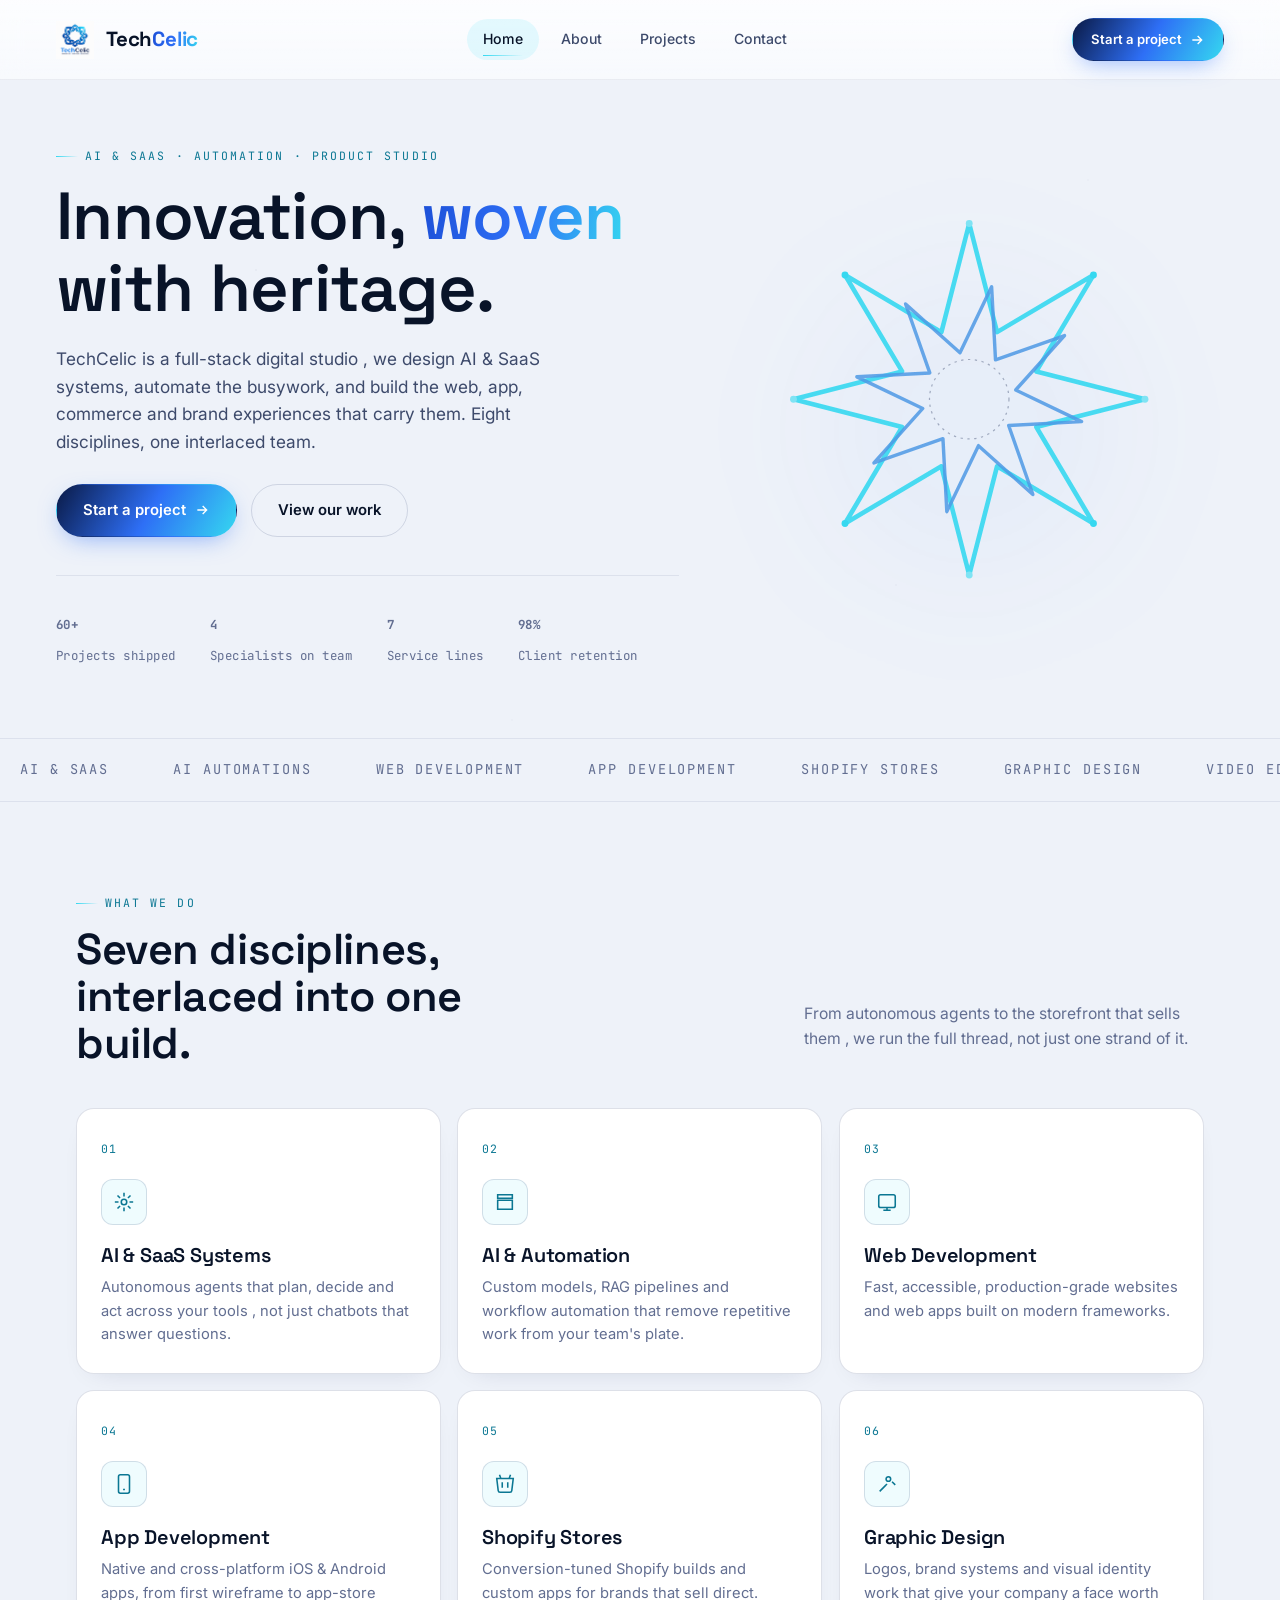
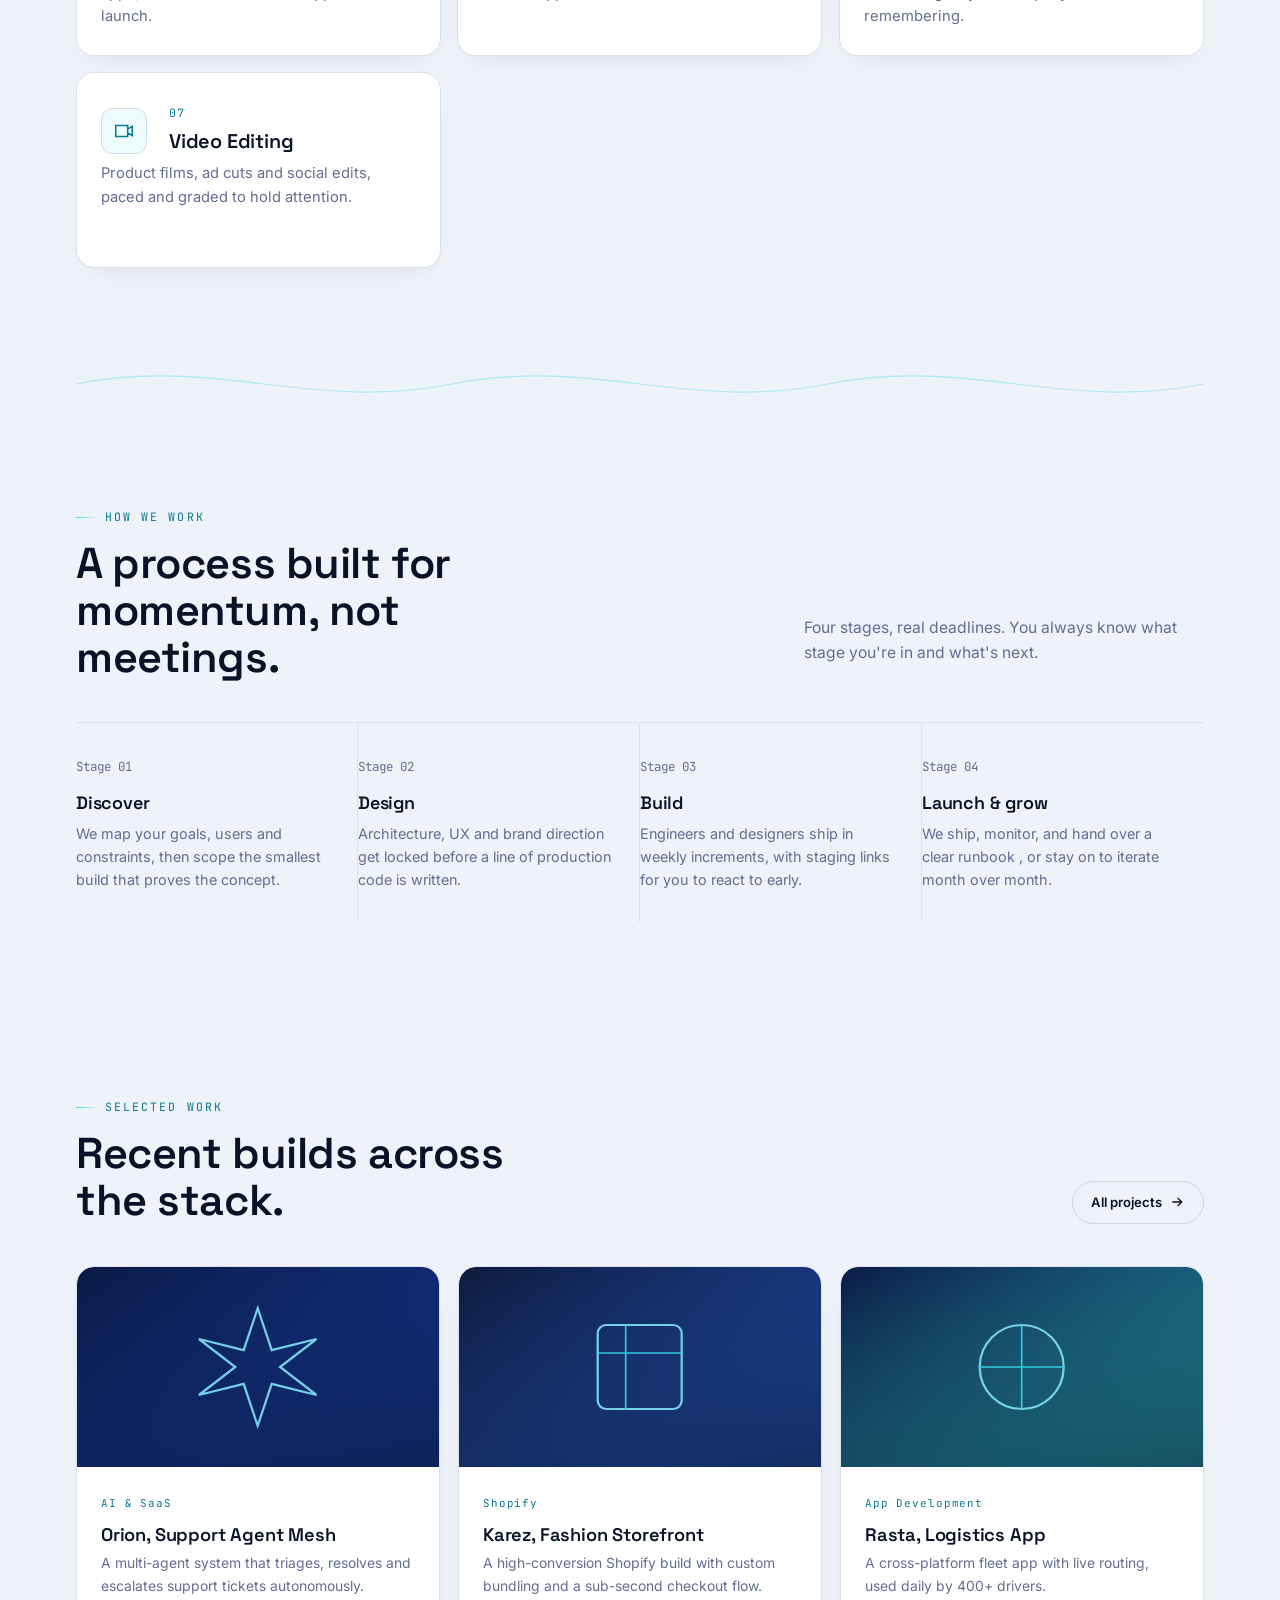
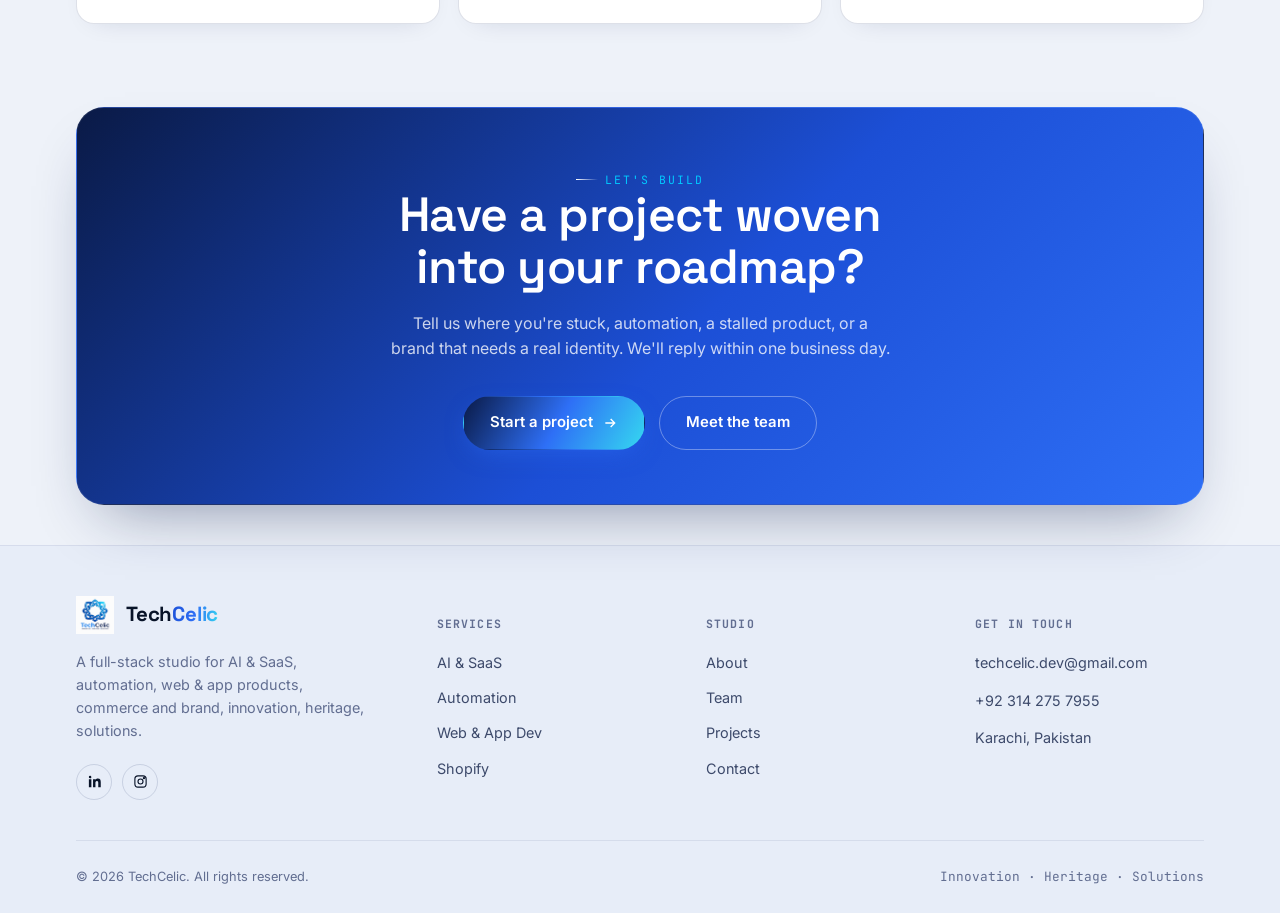
<file: index.html>
<!DOCTYPE html>
<html lang="en">
<head>
<meta charset="UTF-8">
<meta name="viewport" content="width=device-width, initial-scale=1.0">
<title>TechCelic, AI & SaaS, Web &amp; Product Studio</title>
<meta name="description" content="TechCelic is a full-stack digital agency crafting AI & SaaS, automation, web &amp; app products, Shopify stores, and brand design , where innovation meets heritage.">
<link rel="icon" href="assets/logo.png">
<link rel="stylesheet" href="css/style.css">
</head>
<body data-page="home">

<div class="ambient"></div>

<!-- ============ HEADER ============ -->
<header class="site-header">
  <a href="index.html" class="brand">
    <img src="assets/logo.png" alt="TechCelic logo">
    <span class="brand-word">Tech<b>Celic</b></span>
  </a>
  <nav class="main-nav">
    <a href="index.html" data-nav="home">Home</a>
    <a href="about.html" data-nav="about">About</a>
    <a href="projects.html" data-nav="projects">Projects</a>
    <a href="contact.html" data-nav="contact">Contact</a>
  </nav>
  <div class="header-actions">
    <a href="contact.html" class="btn btn-primary btn-sm">
      Start a project
      <svg viewBox="0 0 24 24" fill="none" stroke="currentColor" stroke-width="2"><path d="M5 12h14M13 6l6 6-6 6"/></svg>
    </a>
    <button class="nav-toggle" aria-label="Open menu"><span></span></button>
  </div>
</header>

<nav class="mobile-nav">
  <a href="index.html" data-nav="home">Home</a>
  <a href="about.html" data-nav="about">About</a>
  <a href="projects.html" data-nav="projects">Projects</a>
  <a href="contact.html" data-nav="contact">Contact</a>
</nav>

<!-- ============ HERO ============ -->
<section class="hero">
  <div class="hero-grid">
    <div class="hero-copy">
      <span class="eyebrow">AI & SaaS &middot; Automation &middot; Product Studio</span>
      <h1>Innovation, <span class="text-grad">woven</span> with heritage.</h1>
      <p class="hero-lead">TechCelic is a full-stack digital studio , we design AI & SaaS systems, automate the busywork, and build the web, app, commerce and brand experiences that carry them. Eight disciplines, one interlaced team.</p>
      <div class="hero-ctas">
        <a href="contact.html" class="btn btn-primary">
          Start a project
          <svg viewBox="0 0 24 24" fill="none" stroke="currentColor" stroke-width="2"><path d="M5 12h14M13 6l6 6-6 6"/></svg>
        </a>
        <a href="projects.html" class="btn btn-ghost">View our work</a>
      </div>
      <div class="hero-stats">
        <div class="stat"><b><span data-count="60" data-suffix="+">0+</span></b><span>Projects shipped</span></div>
        <div class="stat"><b><span data-count="4" data-suffix="">0</span></b><span>Specialists on team</span></div>
        <div class="stat"><b><span data-count="7" data-suffix="">0</span></b><span>Service lines</span></div>
        <div class="stat"><b><span data-count="98" data-suffix="%">0%</span></b><span>Client retention</span></div>
      </div>
    </div>

    <div class="hero-art">
      <div class="weave-wrap">
        <svg viewBox="0 0 600 600" fill="none">
          <defs>
            <linearGradient id="weaveGrad1" x1="0" y1="0" x2="600" y2="600">
              <stop offset="0%" stop-color="#35d8f0"/>
              <stop offset="55%" stop-color="#2e6ff6"/>
              <stop offset="100%" stop-color="#0a1a46"/>
            </linearGradient>
            <linearGradient id="weaveGrad2" x1="600" y1="0" x2="0" y2="600">
              <stop offset="0%" stop-color="#7fe3f4"/>
              <stop offset="100%" stop-color="#1c4fd6"/>
            </linearGradient>
          </defs>

          <g class="weave-ring" opacity="0.9">
            <path d="M 300.0,70.0 L 336.4,212.2 L 462.6,137.4 L 387.8,263.6 L 530.0,300.0 L 387.8,336.4 L 462.6,462.6 L 336.4,387.8 L 300.0,530.0 L 263.6,387.8 L 137.4,462.6 L 212.2,336.4 L 70.0,300.0 L 212.2,263.6 L 137.4,137.4 L 263.6,212.2 Z"
                  stroke="url(#weaveGrad1)" stroke-width="6" stroke-linejoin="round"/>
          </g>

          <g class="weave-ring reverse" opacity="0.85">
            <path d="M 329.3,152.9 L 334.4,248.4 L 424.7,216.7 L 360.8,287.9 L 447.1,329.3 L 351.6,334.4 L 383.3,424.7 L 312.1,360.8 L 270.7,447.1 L 265.6,351.6 L 175.3,383.3 L 239.2,312.1 L 152.9,270.7 L 248.4,265.6 L 216.7,175.3 L 287.9,239.2 Z"
                  stroke="url(#weaveGrad2)" stroke-width="4.5" stroke-linejoin="round"/>
          </g>

          <circle class="node" cx="300.0" cy="70.0" r="4.5" fill="#7fe3f4"/>
          <circle class="node" cx="462.6" cy="137.4" r="4.5" fill="#35d8f0"/>
          <circle class="node" cx="530.0" cy="300.0" r="4.5" fill="#7fe3f4"/>
          <circle class="node" cx="462.6" cy="462.6" r="4.5" fill="#35d8f0"/>
          <circle class="node" cx="300.0" cy="530.0" r="4.5" fill="#7fe3f4"/>
          <circle class="node" cx="137.4" cy="462.6" r="4.5" fill="#35d8f0"/>
          <circle class="node" cx="70.0" cy="300.0" r="4.5" fill="#7fe3f4"/>
          <circle class="node" cx="137.4" cy="137.4" r="4.5" fill="#35d8f0"/>

          <circle cx="300" cy="300" r="52" fill="none" stroke="rgba(10,26,70,0.32)" stroke-width="1.6" stroke-dasharray="3 6"/>
        </svg>
      </div>
    </div>
  </div>
</section>

<!-- ============ TRUST MARQUEE ============ -->
<div class="marquee-wrap">
  <div class="container" style="padding:0;">
    <div class="marquee">
      <span>AI & SaaS</span><span>AI Automations</span><span>Web Development</span><span>App Development</span>
      <span>Shopify Stores</span><span>Graphic Design</span><span>Video Editing</span><span>Brand Systems</span>
    </div>
  </div>
</div>

<!-- ============ SERVICES ============ -->
<section id="services">
  <div class="container">
    <div class="section-head reveal">
      <div>
        <span class="eyebrow">What we do</span>
        <h2>Seven disciplines, <br>interlaced into one build.</h2>
      </div>
      <p>From autonomous agents to the storefront that sells them , we run the full thread, not just one strand of it.</p>
    </div>

    <div class="services-grid">

      <div class="service-card tilt reveal" data-tilt-strength="6">
        <div class="tilt-inner">
          <span class="service-index">01</span>
          <div class="service-icon">
            <svg viewBox="0 0 24 24" fill="none" stroke="currentColor" stroke-width="1.7"><circle cx="12" cy="12" r="3"/><path d="M12 2v4M12 18v4M4.9 4.9l2.8 2.8M16.3 16.3l2.8 2.8M2 12h4M18 12h4M4.9 19.1l2.8-2.8M16.3 7.7l2.8-2.8"/></svg>
          </div>
          <h3>AI & SaaS Systems</h3>
          <p>Autonomous agents that plan, decide and act across your tools , not just chatbots that answer questions.</p>
        </div>
      </div>

      <div class="service-card tilt reveal" data-tilt-strength="6">
        <div class="tilt-inner">
          <span class="service-index">02</span>
          <div class="service-icon">
            <svg viewBox="0 0 24 24" fill="none" stroke="currentColor" stroke-width="1.7"><path d="M4 4h16v4H4zM4 10h16v10H4z"/><path d="M8 14h.01M12 14h.01M16 14h.01"/></svg>
          </div>
          <h3>AI &amp; Automation</h3>
          <p>Custom models, RAG pipelines and workflow automation that remove repetitive work from your team's plate.</p>
        </div>
      </div>

      <div class="service-card tilt reveal" data-tilt-strength="6">
        <div class="tilt-inner">
          <span class="service-index">03</span>
          <div class="service-icon">
            <svg viewBox="0 0 24 24" fill="none" stroke="currentColor" stroke-width="1.7"><rect x="3" y="4" width="18" height="14" rx="2"/><path d="M8 21h8M12 18v3"/></svg>
          </div>
          <h3>Web Development</h3>
          <p>Fast, accessible, production-grade websites and web apps built on modern frameworks.</p>
        </div>
      </div>

      <div class="service-card tilt reveal" data-tilt-strength="6">
        <div class="tilt-inner">
          <span class="service-index">04</span>
          <div class="service-icon">
            <svg viewBox="0 0 24 24" fill="none" stroke="currentColor" stroke-width="1.7"><rect x="6" y="2" width="12" height="20" rx="2"/><path d="M11 18h2"/></svg>
          </div>
          <h3>App Development</h3>
          <p>Native and cross-platform iOS &amp; Android apps, from first wireframe to app-store launch.</p>
        </div>
      </div>

      <div class="service-card tilt reveal" data-tilt-strength="6">
        <div class="tilt-inner">
          <span class="service-index">05</span>
          <div class="service-icon">
            <svg viewBox="0 0 24 24" fill="none" stroke="currentColor" stroke-width="1.7"><path d="M6 2l1.5 4h9L18 2M3 6h18l-1.6 13.2A2 2 0 0117.4 21H6.6a2 2 0 01-2-1.8L3 6z"/><path d="M9 10v6M15 10v6"/></svg>
          </div>
          <h3>Shopify Stores</h3>
          <p>Conversion-tuned Shopify builds and custom apps for brands that sell direct.</p>
        </div>
      </div>

      <div class="service-card tilt reveal" data-tilt-strength="6">
        <div class="tilt-inner">
          <span class="service-index">06</span>
          <div class="service-icon">
            <svg viewBox="0 0 24 24" fill="none" stroke="currentColor" stroke-width="1.7"><circle cx="13.5" cy="6.5" r="2.5"/><path d="M17.5 9.5L21 13M4 20l6.5-6.5M9 15l3-3"/></svg>
          </div>
          <h3>Graphic Design</h3>
          <p>Logos, brand systems and visual identity work that give your company a face worth remembering.</p>
        </div>
      </div>

      <div class="service-card tilt reveal" data-tilt-strength="4">
        <div class="tilt-inner" style="display:flex; align-items:center; gap:22px;">
          <div class="service-icon" style="margin:0;">
            <svg viewBox="0 0 24 24" fill="none" stroke="currentColor" stroke-width="1.7"><path d="M3 6h13v12H3zM16 10l5-3v10l-5-3"/></svg>
          </div>
          <div>
            <span class="service-index">07</span>
            <h3 style="margin-top:6px;">Video Editing</h3>
          </div>
        </div>
        <p style="max-width:36ch;">Product films, ad cuts and social edits, paced and graded to hold attention.</p>
      </div>

    </div>
  </div>
</section>

<div class="container">
  <div class="seam">
    <svg viewBox="0 0 1200 64" preserveAspectRatio="none">
      <path d="M0,32 C150,4 250,60 400,32 C550,4 650,60 800,32 C950,4 1050,60 1200,32" fill="none" stroke="url(#weaveGrad1)" stroke-width="1.2" opacity="0.35"/>
      <defs>
        <linearGradient id="weaveGrad1b" x1="0" y1="0" x2="1200" y2="0">
          <stop offset="0%" stop-color="#35d8f0" stop-opacity="0"/>
          <stop offset="50%" stop-color="#35d8f0"/>
          <stop offset="100%" stop-color="#2e6ff6" stop-opacity="0"/>
        </linearGradient>
      </defs>
    </svg>
  </div>
</div>

<!-- ============ PROCESS ============ -->
<section id="process">
  <div class="container">
    <div class="section-head reveal">
      <div>
        <span class="eyebrow">How we work</span>
        <h2>A process built for<br>momentum, not meetings.</h2>
      </div>
      <p>Four stages, real deadlines. You always know what stage you're in and what's next.</p>
    </div>

    <div class="process-list reveal">
      <div class="process-item">
        <span class="pi-index">Stage 01</span>
        <h4>Discover</h4>
        <p>We map your goals, users and constraints, then scope the smallest build that proves the concept.</p>
      </div>
      <div class="process-item">
        <span class="pi-index">Stage 02</span>
        <h4>Design</h4>
        <p>Architecture, UX and brand direction get locked before a line of production code is written.</p>
      </div>
      <div class="process-item">
        <span class="pi-index">Stage 03</span>
        <h4>Build</h4>
        <p>Engineers and designers ship in weekly increments, with staging links for you to react to early.</p>
      </div>
      <div class="process-item">
        <span class="pi-index">Stage 04</span>
        <h4>Launch &amp; grow</h4>
        <p>We ship, monitor, and hand over a clear runbook , or stay on to iterate month over month.</p>
      </div>
    </div>
  </div>
</section>

<!-- ============ FEATURED PROJECTS ============ -->
<section id="work">
  <div class="container">
    <div class="section-head reveal">
      <div>
        <span class="eyebrow">Selected work</span>
        <h2>Recent builds across<br>the stack.</h2>
      </div>
      <a href="projects.html" class="btn btn-ghost btn-sm">All projects
        <svg viewBox="0 0 24 24" fill="none" stroke="currentColor" stroke-width="2"><path d="M5 12h14M13 6l6 6-6 6"/></svg>
      </a>
    </div>

    <div class="projects-grid">
      <a href="projects.html" class="project-card tilt reveal" data-tilt-strength="5">
        <div class="thumb" style="background: linear-gradient(150deg,#0a1a46,#1c4fd6);">
          <svg viewBox="0 0 100 100" fill="none"><path d="M50 8 L60 38 L92 30 L66 50 L92 70 L60 62 L50 92 L40 62 L8 70 L34 50 L8 30 L40 38 Z" stroke="#7fe3f4" stroke-width="1.6"/></svg>
        </div>
        <div class="tilt-inner p-body">
          <span class="p-tag">AI & SaaS</span>
          <h3>Orion, Support Agent Mesh</h3>
          <p>A multi-agent system that triages, resolves and escalates support tickets autonomously.</p>
        </div>
      </a>

      <a href="projects.html" class="project-card tilt reveal" data-tilt-strength="5">
        <div class="thumb" style="background: linear-gradient(150deg,#0d1a3d,#2e6ff6);">
          <svg viewBox="0 0 100 100" fill="none"><rect x="20" y="20" width="60" height="60" rx="6" stroke="#7fe3f4" stroke-width="1.6"/><path d="M20 40h60M40 20v60" stroke="#35d8f0" stroke-width="1.2"/></svg>
        </div>
        <div class="tilt-inner p-body">
          <span class="p-tag">Shopify</span>
          <h3>Karez, Fashion Storefront</h3>
          <p>A high-conversion Shopify build with custom bundling and a sub-second checkout flow.</p>
        </div>
      </a>

      <a href="projects.html" class="project-card tilt reveal" data-tilt-strength="5">
        <div class="thumb" style="background: linear-gradient(150deg,#0a1a46,#35d8f0);">
          <svg viewBox="0 0 100 100" fill="none"><circle cx="50" cy="50" r="30" stroke="#7fe3f4" stroke-width="1.6"/><path d="M50 20v60M20 50h60" stroke="#35d8f0" stroke-width="1.2"/></svg>
        </div>
        <div class="tilt-inner p-body">
          <span class="p-tag">App Development</span>
          <h3>Rasta, Logistics App</h3>
          <p>A cross-platform fleet app with live routing, used daily by 400+ drivers.</p>
        </div>
      </a>
    </div>
  </div>
</section>

<!-- ============ CTA BAND ============ -->
<div class="container">
  <div class="cta-band reveal">
    <span class="eyebrow" style="justify-content:center;">Let's build</span>
    <h2>Have a project woven<br>into your roadmap?</h2>
    <p>Tell us where you're stuck, automation, a stalled product, or a brand that needs a real identity. We'll reply within one business day.</p>
    <div class="btn-row">
      <a href="contact.html" class="btn btn-primary">Start a project
        <svg viewBox="0 0 24 24" fill="none" stroke="currentColor" stroke-width="2"><path d="M5 12h14M13 6l6 6-6 6"/></svg>
      </a>
      <a href="about.html" class="btn btn-ghost">Meet the team</a>
    </div>
  </div>
</div>

<!-- ============ FOOTER ============ -->
<footer>
  <div class="container">
    <div class="footer-grid">
      <div class="footer-brand">
        <a href="index.html" class="brand">
          <img src="assets/logo.png" alt="TechCelic logo">
          <span class="brand-word">Tech<b>Celic</b></span>
        </a>
        <p>A full-stack studio for AI & SaaS, automation, web &amp; app products, commerce and brand, innovation, heritage, solutions.</p>
        <div class="footer-socials">
          <a href="https://www.linkedin.com/company/techcelic" target="_blank" rel="noopener" aria-label="LinkedIn"><svg viewBox="0 0 24 24" fill="currentColor"><path d="M6.94 5a2 2 0 11-4-.002 2 2 0 014 .002zM7 8.48H3V21h4zM13.5 8.48h-3.83V21h3.83v-6.4c0-1.7.32-3.33 2.42-3.33 2.08 0 2.1 1.94 2.1 3.44V21H22v-7.93c0-3.4-.73-6-4.7-6-1.9 0-3.18 1.05-3.7 2.04h-.05z"/></svg></a>
          <a href="https://www.instagram.com/techcelic/" target="_blank" rel="noopener" aria-label="Instagram"><svg viewBox="0 0 24 24" fill="none" stroke="currentColor" stroke-width="1.8"><rect x="3" y="3" width="18" height="18" rx="5"/><circle cx="12" cy="12" r="4"/><circle cx="17.5" cy="6.5" r="1"/></svg></a>
        </div>
      </div>

      <div class="footer-col">
        <h5>Services</h5>
        <a href="index.html#services">AI & SaaS</a>
        <a href="index.html#services">Automation</a>
        <a href="index.html#services">Web &amp; App Dev</a>
        <a href="index.html#services">Shopify</a>
      </div>

      <div class="footer-col">
        <h5>Studio</h5>
        <a href="about.html">About</a>
        <a href="about.html#team">Team</a>
        <a href="projects.html">Projects</a>
        <a href="contact.html">Contact</a>
      </div>

      <div class="footer-col">
        <h5>Get in touch</h5>
        <p>techcelic.dev@gmail.com</p>
        <p>+92 314 275 7955</p>
        <p>Karachi, Pakistan</p>
      </div>
    </div>

    <div class="footer-bottom">
      <span>&copy; 2026 TechCelic. All rights reserved.</span>
      <span class="fw">Innovation &middot; Heritage &middot; Solutions</span>
    </div>
  </div>
</footer>

<script src="js/main.js"></script>
</body>
</html>
</file>
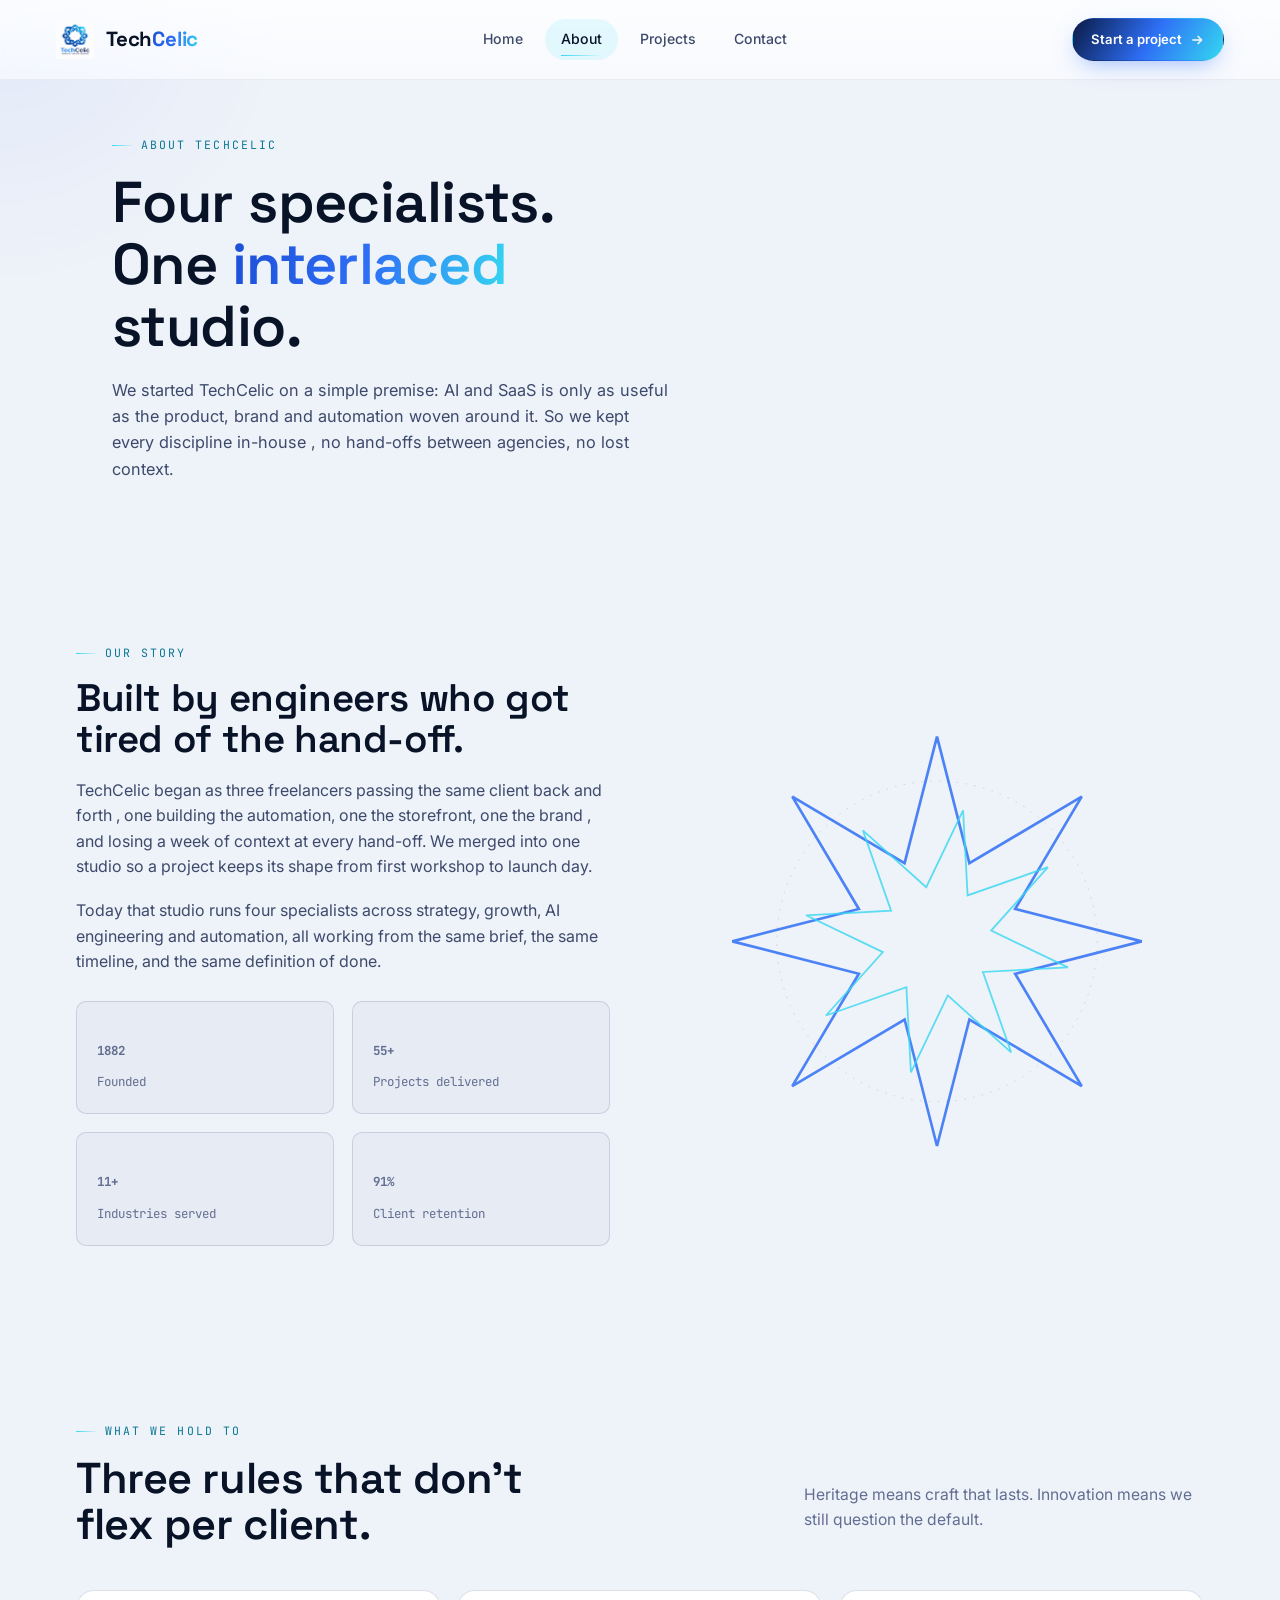
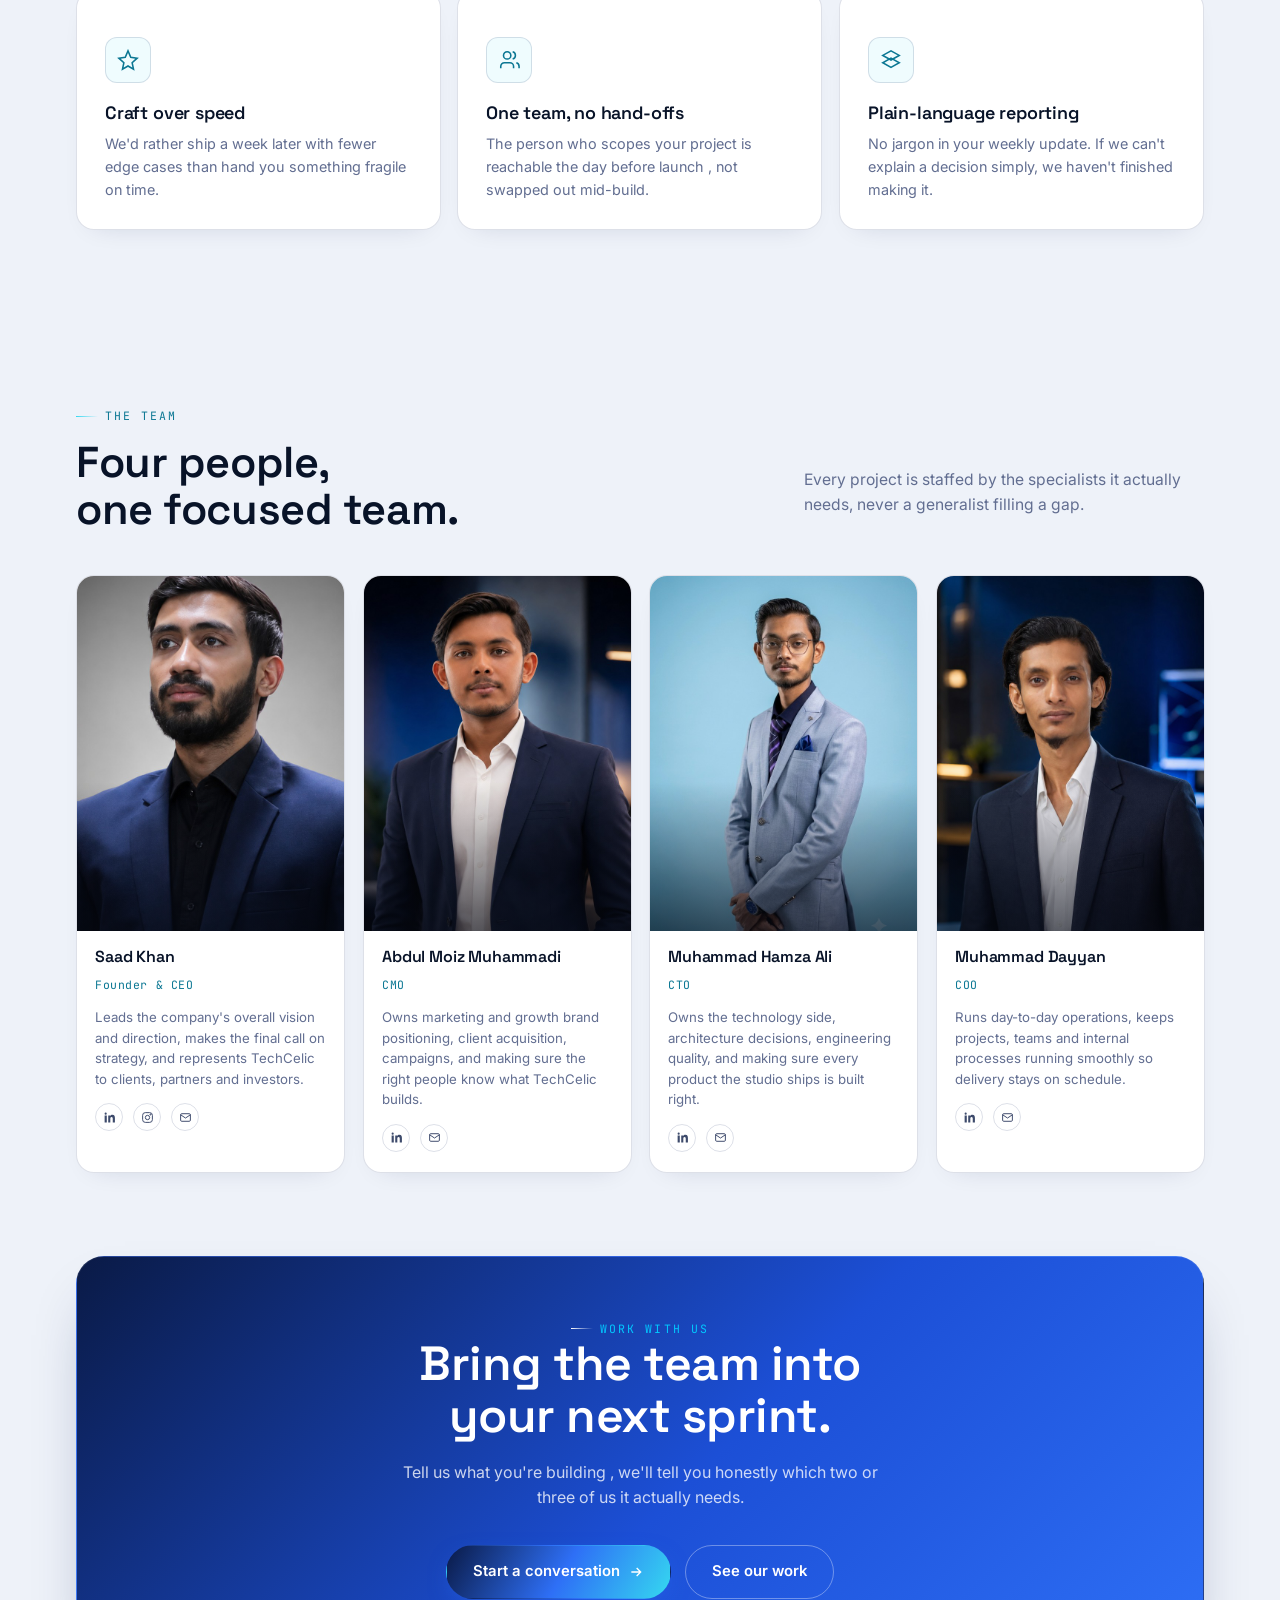
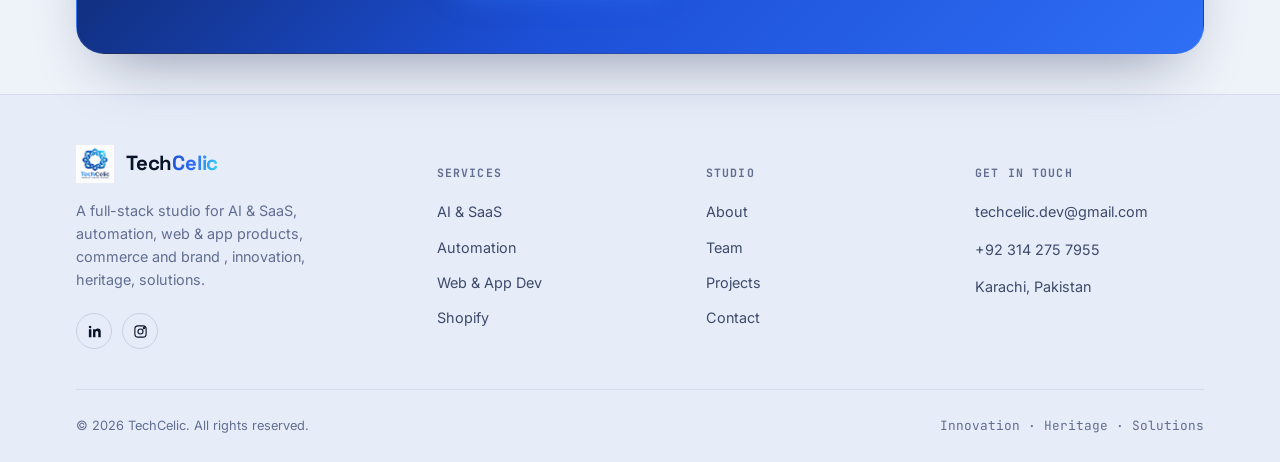
<file: about.html>
<!DOCTYPE html>
<html lang="en">
<head>
<meta charset="UTF-8">
<meta name="viewport" content="width=device-width, initial-scale=1.0">
<title>About , TechCelic</title>
<meta name="description" content="Meet TechCelic: a focused studio blending AI & SaaS, automation, product and design under one interlaced process.">
<link rel="icon" href="assets/logo.png">
<link rel="stylesheet" href="css/style.css">
</head>
<body data-page="about">

<div class="ambient"></div>

<header class="site-header">
  <a href="index.html" class="brand">
    <img src="assets/logo.png" alt="TechCelic logo">
    <span class="brand-word">Tech<b>Celic</b></span>
  </a>
  <nav class="main-nav">
    <a href="index.html" data-nav="home">Home</a>
    <a href="about.html" data-nav="about">About</a>
    <a href="projects.html" data-nav="projects">Projects</a>
    <a href="contact.html" data-nav="contact">Contact</a>
  </nav>
  <div class="header-actions">
    <a href="contact.html" class="btn btn-primary btn-sm">
      Start a project
      <svg viewBox="0 0 24 24" fill="none" stroke="currentColor" stroke-width="2"><path d="M5 12h14M13 6l6 6-6 6"/></svg>
    </a>
    <button class="nav-toggle" aria-label="Open menu"><span></span></button>
  </div>
</header>

<nav class="mobile-nav">
  <a href="index.html" data-nav="home">Home</a>
  <a href="about.html" data-nav="about">About</a>
  <a href="projects.html" data-nav="projects">Projects</a>
  <a href="contact.html" data-nav="contact">Contact</a>
</nav>

<!-- ============ PAGE HERO ============ -->
<section class="page-hero">
  <div class="container">
    <span class="eyebrow">About TechCelic</span>
    <h1>Four specialists.<br>One <span class="text-grad">interlaced</span> studio.</h1>
    <p>We started TechCelic on a simple premise: AI and SaaS is only as useful as the product, brand and automation woven around it. So we kept every discipline in-house , no hand-offs between agencies, no lost context.</p>
  </div>
</section>

<!-- ============ STORY / SPLIT ============ -->
<section>
  <div class="container">
    <div class="split">
      <div class="reveal">
        <span class="eyebrow">Our story</span>
        <h2 style="margin-top:14px; font-size:clamp(1.8rem,3vw,2.4rem);">Built by engineers who got tired of the hand-off.</h2>
        <p>TechCelic began as three freelancers passing the same client back and forth , one building the automation, one the storefront, one the brand , and losing a week of context at every hand-off. We merged into one studio so a project keeps its shape from first workshop to launch day.</p>
        <p>Today that studio runs four specialists across strategy, growth, AI engineering and automation, all working from the same brief, the same timeline, and the same definition of done.</p>
        <div class="mini-stats">
          <div class="stat"><b><span data-count="2021">0</span></b><span>Founded</span></div>
          <div class="stat"><b><span data-count="60" data-suffix="+">0+</span></b><span>Projects delivered</span></div>
          <div class="stat"><b><span data-count="12" data-suffix="+">0+</span></b><span>Industries served</span></div>
          <div class="stat"><b><span data-count="98" data-suffix="%">0%</span></b><span>Client retention</span></div>
        </div>
      </div>

      <div class="about-visual reveal">
        <svg viewBox="0 0 600 600" fill="none">
          <g class="weave-ring" opacity="0.85" style="transform-origin:300px 300px;">
            <path d="M 300.0,70.0 L 336.4,212.2 L 462.6,137.4 L 387.8,263.6 L 530.0,300.0 L 387.8,336.4 L 462.6,462.6 L 336.4,387.8 L 300.0,530.0 L 263.6,387.8 L 137.4,462.6 L 212.2,336.4 L 70.0,300.0 L 212.2,263.6 L 137.4,137.4 L 263.6,212.2 Z"
                  stroke="#2e6ff6" stroke-width="3"/>
          </g>
          <g class="weave-ring reverse" opacity="0.8" style="transform-origin:300px 300px;">
            <path d="M 329.3,152.9 L 334.4,248.4 L 424.7,216.7 L 360.8,287.9 L 447.1,329.3 L 351.6,334.4 L 383.3,424.7 L 312.1,360.8 L 270.7,447.1 L 265.6,351.6 L 175.3,383.3 L 239.2,312.1 L 152.9,270.7 L 248.4,265.6 L 216.7,175.3 L 287.9,239.2 Z"
                  stroke="#35d8f0" stroke-width="2"/>
          </g>
          <circle cx="300" cy="300" r="180" fill="none" stroke="rgba(10,26,70,0.14)" stroke-dasharray="2 8"/>
        </svg>
      </div>
    </div>
  </div>
</section>

<!-- ============ VALUES ============ -->
<section>
  <div class="container">
    <div class="section-head reveal">
      <div>
        <span class="eyebrow">What we hold to</span>
        <h2>Three rules that don't<br>flex per client.</h2>
      </div>
      <p>Heritage means craft that lasts. Innovation means we still question the default.</p>
    </div>

    <div class="values-grid">
      <div class="value-card tilt reveal" data-tilt-strength="5">
        <div class="tilt-inner">
          <div class="service-icon">
            <svg viewBox="0 0 24 24" fill="none" stroke="currentColor" stroke-width="1.7"><path d="M12 2l3 7 7 1-5.5 5 1.5 7-6-3.5L6 22l1.5-7L2 10l7-1z"/></svg>
          </div>
          <h3>Craft over speed</h3>
          <p>We'd rather ship a week later with fewer edge cases than hand you something fragile on time.</p>
        </div>
      </div>
      <div class="value-card tilt reveal" data-tilt-strength="5">
        <div class="tilt-inner">
          <div class="service-icon">
            <svg viewBox="0 0 24 24" fill="none" stroke="currentColor" stroke-width="1.7"><path d="M17 21v-2a4 4 0 00-4-4H7a4 4 0 00-4 4v2M10 11a4 4 0 100-8 4 4 0 000 8zM23 21v-2a4 4 0 00-3-3.87M16 3.13a4 4 0 010 7.75"/></svg>
          </div>
          <h3>One team, no hand-offs</h3>
          <p>The person who scopes your project is reachable the day before launch , not swapped out mid-build.</p>
        </div>
      </div>
      <div class="value-card tilt reveal" data-tilt-strength="5">
        <div class="tilt-inner">
          <div class="service-icon">
            <svg viewBox="0 0 24 24" fill="none" stroke="currentColor" stroke-width="1.7"><path d="M12 20l9-5-9-5-9 5 9 5z"/><path d="M12 12L3 7l9-5 9 5-9 5z"/></svg>
          </div>
          <h3>Plain-language reporting</h3>
          <p>No jargon in your weekly update. If we can't explain a decision simply, we haven't finished making it.</p>
        </div>
      </div>
    </div>
  </div>
</section>

<!-- ============ TEAM ============ -->
<section id="team">
  <div class="container">
    <div class="section-head reveal">
      <div>
        <span class="eyebrow">The team</span>
        <h2>Four people,<br>one focused team.</h2>
      </div>
      <p>Every project is staffed by the specialists it actually needs, never a generalist filling a gap.</p>
    </div>

    <div class="team-grid">

      <div class="team-card tilt reveal" data-tilt-strength="14">
        <div class="tilt-inner">
          <div class="team-photo"><img src="assets/team-saad.jpg" alt="Saad Khan , Founder &amp; CEO" loading="lazy"></div>
          <div class="team-body">
            <h4>Saad Khan</h4>
            <span class="team-role">Founder &amp; CEO</span>
            <p>Leads the company's overall vision and direction, makes the final call on strategy, and represents TechCelic to clients, partners and investors.</p>
            <div class="team-socials">
              <a href="https://www.linkedin.com/company/techcelic" target="_blank" rel="noopener" aria-label="LinkedIn"><svg viewBox="0 0 24 24" fill="currentColor"><path d="M6.94 5a2 2 0 11-4-.002 2 2 0 014 .002zM7 8.48H3V21h4zM13.5 8.48h-3.83V21h3.83v-6.4c0-1.7.32-3.33 2.42-3.33 2.08 0 2.1 1.94 2.1 3.44V21H22v-7.93c0-3.4-.73-6-4.7-6-1.9 0-3.18 1.05-3.7 2.04h-.05z"/></svg></a>
              <a href="https://www.instagram.com/saadd_ev/" target="_blank" rel="noopener" aria-label="Instagram"><svg viewBox="0 0 24 24" fill="none" stroke="currentColor" stroke-width="1.8"><rect x="3" y="3" width="18" height="18" rx="5"/><circle cx="12" cy="12" r="4"/><circle cx="17.5" cy="6.5" r="1"/></svg></a>
              <a href="mailto:saad@techcelic.com" aria-label="Email"><svg viewBox="0 0 24 24" fill="none" stroke="currentColor" stroke-width="1.8"><rect x="3" y="5" width="18" height="14" rx="2"/><path d="M3 7l9 6 9-6"/></svg></a>
            </div>
          </div>
        </div>
      </div>

      <div class="team-card tilt reveal" data-tilt-strength="14">
        <div class="tilt-inner">
          <div class="team-photo"><img src="assets/team-moiz.jpg" alt="Abdul Moiz Muhammadi , CMO" loading="lazy"></div>
          <div class="team-body">
            <h4>Abdul Moiz Muhammadi</h4>
            <span class="team-role">CMO</span>
            <p>Owns marketing and growth brand positioning, client acquisition, campaigns, and making sure the right people know what TechCelic builds.</p>
            <div class="team-socials">
              <a href="https://www.linkedin.com/company/techcelic" target="_blank" rel="noopener" aria-label="LinkedIn"><svg viewBox="0 0 24 24" fill="currentColor"><path d="M6.94 5a2 2 0 11-4-.002 2 2 0 014 .002zM7 8.48H3V21h4zM13.5 8.48h-3.83V21h3.83v-6.4c0-1.7.32-3.33 2.42-3.33 2.08 0 2.1 1.94 2.1 3.44V21H22v-7.93c0-3.4-.73-6-4.7-6-1.9 0-3.18 1.05-3.7 2.04h-.05z"/></svg></a>
              <a href="mailto:moiz@techcelic.com" aria-label="Email"><svg viewBox="0 0 24 24" fill="none" stroke="currentColor" stroke-width="1.8"><rect x="3" y="5" width="18" height="14" rx="2"/><path d="M3 7l9 6 9-6"/></svg></a>
            </div>
          </div>
        </div>
      </div>

      <div class="team-card tilt reveal" data-tilt-strength="14">
        <div class="tilt-inner">
          <div class="team-photo"><img src="assets/team-hamza.jpg" alt="Muhammad Hamza Ali , CTO" loading="lazy"></div>
          <div class="team-body">
            <h4>Muhammad Hamza Ali</h4>
            <span class="team-role">CTO</span>
            <p>Owns the technology side, architecture decisions, engineering quality, and making sure every product the studio ships is built right.</p>
            <div class="team-socials">
              <a href="https://www.linkedin.com/company/techcelic" target="_blank" rel="noopener" aria-label="LinkedIn"><svg viewBox="0 0 24 24" fill="currentColor"><path d="M6.94 5a2 2 0 11-4-.002 2 2 0 014 .002zM7 8.48H3V21h4zM13.5 8.48h-3.83V21h3.83v-6.4c0-1.7.32-3.33 2.42-3.33 2.08 0 2.1 1.94 2.1 3.44V21H22v-7.93c0-3.4-.73-6-4.7-6-1.9 0-3.18 1.05-3.7 2.04h-.05z"/></svg></a>
              <a href="mailto:hamza@techcelic.com" aria-label="Email"><svg viewBox="0 0 24 24" fill="none" stroke="currentColor" stroke-width="1.8"><rect x="3" y="5" width="18" height="14" rx="2"/><path d="M3 7l9 6 9-6"/></svg></a>
            </div>
          </div>
        </div>
      </div>

      <div class="team-card tilt reveal" data-tilt-strength="14">
        <div class="tilt-inner">
          <div class="team-photo"><img src="assets/team-dayyan.jpg" alt="Muhammad Dayyan , COO" loading="lazy"></div>
          <div class="team-body">
            <h4>Muhammad Dayyan</h4>
            <span class="team-role">COO</span>
            <p>Runs day-to-day operations, keeps projects, teams and internal processes running smoothly so delivery stays on schedule.</p>
            <div class="team-socials">
              <a href="https://www.linkedin.com/company/techcelic" target="_blank" rel="noopener" aria-label="LinkedIn"><svg viewBox="0 0 24 24" fill="currentColor"><path d="M6.94 5a2 2 0 11-4-.002 2 2 0 014 .002zM7 8.48H3V21h4zM13.5 8.48h-3.83V21h3.83v-6.4c0-1.7.32-3.33 2.42-3.33 2.08 0 2.1 1.94 2.1 3.44V21H22v-7.93c0-3.4-.73-6-4.7-6-1.9 0-3.18 1.05-3.7 2.04h-.05z"/></svg></a>
              <a href="mailto:dayyan@techcelic.com" aria-label="Email"><svg viewBox="0 0 24 24" fill="none" stroke="currentColor" stroke-width="1.8"><rect x="3" y="5" width="18" height="14" rx="2"/><path d="M3 7l9 6 9-6"/></svg></a>
            </div>
          </div>
        </div>
      </div>

    </div>
  </div>
</section>

<!-- ============ CTA BAND ============ -->
<div class="container">
  <div class="cta-band reveal">
    <span class="eyebrow" style="justify-content:center;">Work with us</span>
    <h2>Bring the team into<br>your next sprint.</h2>
    <p>Tell us what you're building , we'll tell you honestly which two or three of us it actually needs.</p>
    <div class="btn-row">
      <a href="contact.html" class="btn btn-primary">Start a conversation
        <svg viewBox="0 0 24 24" fill="none" stroke="currentColor" stroke-width="2"><path d="M5 12h14M13 6l6 6-6 6"/></svg>
      </a>
      <a href="projects.html" class="btn btn-ghost">See our work</a>
    </div>
  </div>
</div>

<footer>
  <div class="container">
    <div class="footer-grid">
      <div class="footer-brand">
        <a href="index.html" class="brand">
          <img src="assets/logo.png" alt="TechCelic logo">
          <span class="brand-word">Tech<b>Celic</b></span>
        </a>
        <p>A full-stack studio for AI & SaaS, automation, web &amp; app products, commerce and brand , innovation, heritage, solutions.</p>
        <div class="footer-socials">
          <a href="https://www.linkedin.com/company/techcelic" target="_blank" rel="noopener" aria-label="LinkedIn"><svg viewBox="0 0 24 24" fill="currentColor"><path d="M6.94 5a2 2 0 11-4-.002 2 2 0 014 .002zM7 8.48H3V21h4zM13.5 8.48h-3.83V21h3.83v-6.4c0-1.7.32-3.33 2.42-3.33 2.08 0 2.1 1.94 2.1 3.44V21H22v-7.93c0-3.4-.73-6-4.7-6-1.9 0-3.18 1.05-3.7 2.04h-.05z"/></svg></a>
          <a href="https://www.instagram.com/techcelic/" target="_blank" rel="noopener" aria-label="Instagram"><svg viewBox="0 0 24 24" fill="none" stroke="currentColor" stroke-width="1.8"><rect x="3" y="3" width="18" height="18" rx="5"/><circle cx="12" cy="12" r="4"/><circle cx="17.5" cy="6.5" r="1"/></svg></a>
        </div>
      </div>
      <div class="footer-col">
        <h5>Services</h5>
        <a href="index.html#services">AI & SaaS</a>
        <a href="index.html#services">Automation</a>
        <a href="index.html#services">Web &amp; App Dev</a>
        <a href="index.html#services">Shopify</a>
      </div>
      <div class="footer-col">
        <h5>Studio</h5>
        <a href="about.html">About</a>
        <a href="about.html#team">Team</a>
        <a href="projects.html">Projects</a>
        <a href="contact.html">Contact</a>
      </div>
      <div class="footer-col">
        <h5>Get in touch</h5>
        <p>techcelic.dev@gmail.com</p>
        <p>+92 314 275 7955</p>
        <p>Karachi, Pakistan</p>
      </div>
    </div>
    <div class="footer-bottom">
      <span>&copy; 2026 TechCelic. All rights reserved.</span>
      <span class="fw">Innovation &middot; Heritage &middot; Solutions</span>
    </div>
  </div>
</footer>

<script src="js/main.js"></script>
</body>
</html>
</file>
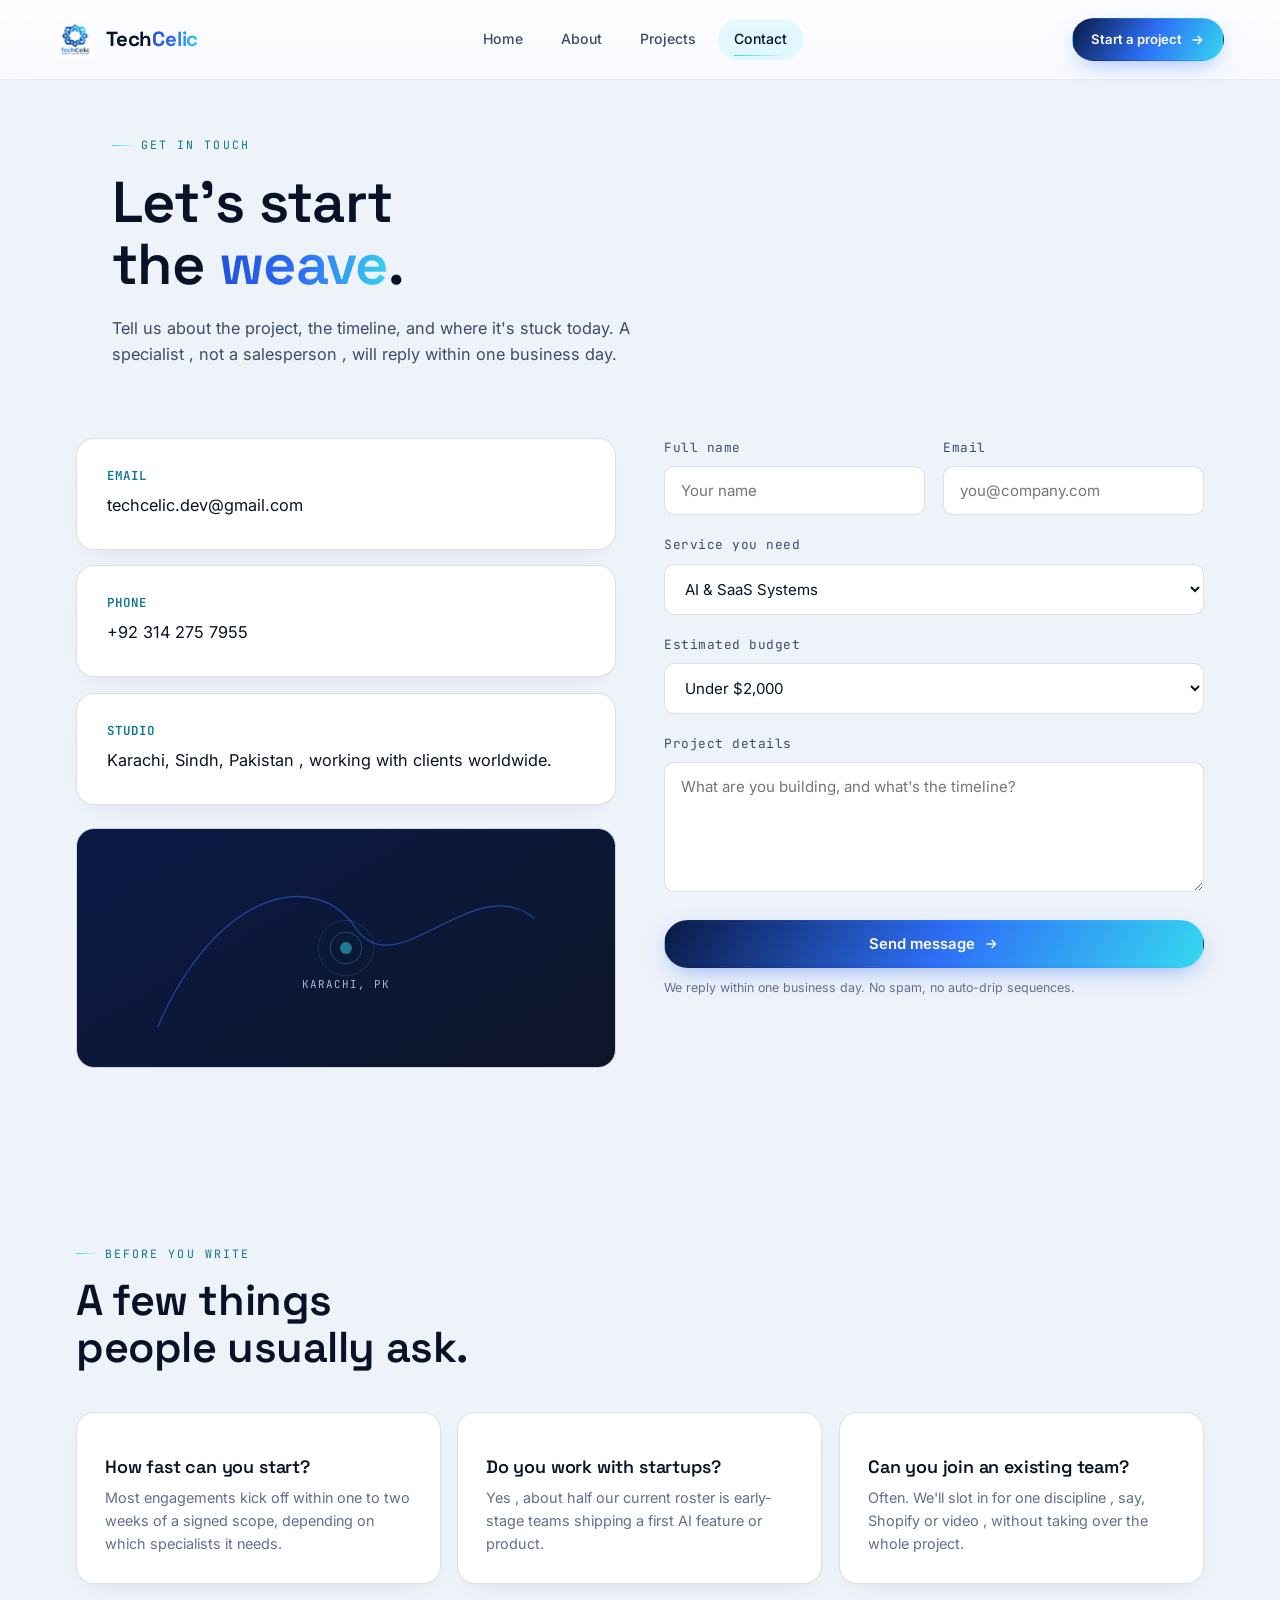
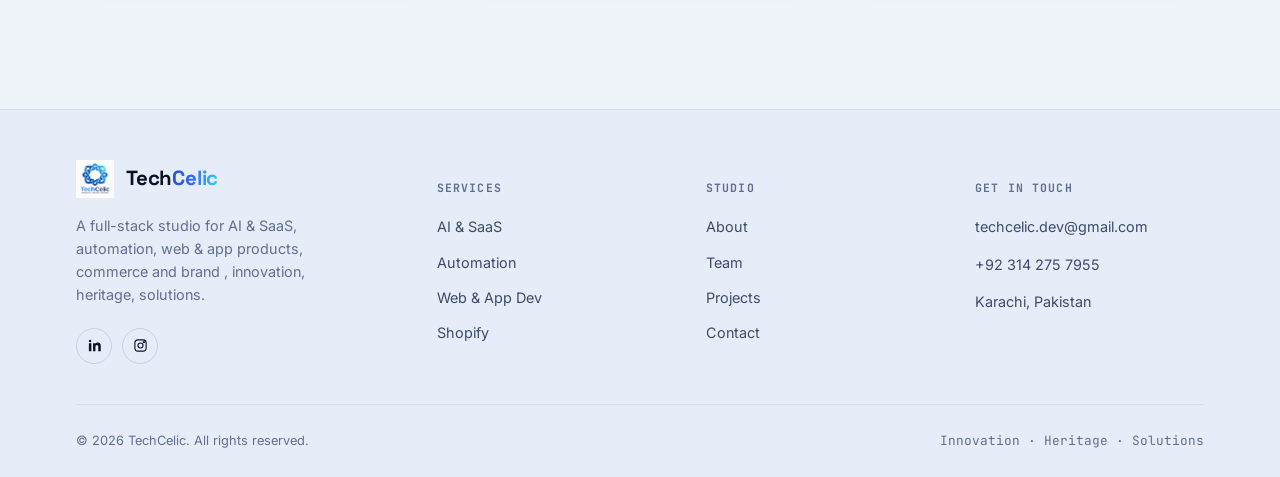
<file: contact.html>
<!DOCTYPE html>
<html lang="en">
<head>
<meta charset="UTF-8">
<meta name="viewport" content="width=device-width, initial-scale=1.0">
<title>Contact , TechCelic</title>
<meta name="description" content="Start a project with TechCelic , AI & SaaS, automation, web, app, Shopify, design and video, under one studio.">
<link rel="icon" href="assets/logo.png">
<link rel="stylesheet" href="css/style.css">
</head>
<body data-page="contact">

<div class="ambient"></div>

<header class="site-header">
  <a href="index.html" class="brand">
    <img src="assets/logo.png" alt="TechCelic logo">
    <span class="brand-word">Tech<b>Celic</b></span>
  </a>
  <nav class="main-nav">
    <a href="index.html" data-nav="home">Home</a>
    <a href="about.html" data-nav="about">About</a>
    <a href="projects.html" data-nav="projects">Projects</a>
    <a href="contact.html" data-nav="contact">Contact</a>
  </nav>
  <div class="header-actions">
    <a href="contact.html" class="btn btn-primary btn-sm">
      Start a project
      <svg viewBox="0 0 24 24" fill="none" stroke="currentColor" stroke-width="2"><path d="M5 12h14M13 6l6 6-6 6"/></svg>
    </a>
    <button class="nav-toggle" aria-label="Open menu"><span></span></button>
  </div>
</header>

<nav class="mobile-nav">
  <a href="index.html" data-nav="home">Home</a>
  <a href="about.html" data-nav="about">About</a>
  <a href="projects.html" data-nav="projects">Projects</a>
  <a href="contact.html" data-nav="contact">Contact</a>
</nav>

<section class="page-hero">
  <div class="container">
    <span class="eyebrow">Get in touch</span>
    <h1>Let's start<br>the <span class="text-grad">weave</span>.</h1>
    <p>Tell us about the project, the timeline, and where it's stuck today. A specialist , not a salesperson , will reply within one business day.</p>
  </div>
</section>

<section style="padding-top:0;">
  <div class="container">
    <div class="contact-grid">

      <div class="reveal">
        <div class="contact-info-card tilt" data-tilt-strength="4">
          <div class="tilt-inner">
            <h4>Email</h4>
            <p><a href="mailto:techcelic.dev@gmail.com">techcelic.dev@gmail.com</a></p>
          </div>
        </div>
        <div class="contact-info-card tilt" data-tilt-strength="4">
          <div class="tilt-inner">
            <h4>Phone</h4>
            <p><a href="tel:+923000000000">+92 314 275 7955</a></p>
          </div>
        </div>
        <div class="contact-info-card tilt" data-tilt-strength="4">
          <div class="tilt-inner">
            <h4>Studio</h4>
            <p>Karachi, Sindh, Pakistan , working with clients worldwide.</p>
          </div>
        </div>

        <div class="map-frame">
          <svg viewBox="0 0 500 240" style="width:100%; height:100%; background: linear-gradient(150deg,#0a1a46,#0e1629);">
            <g opacity="0.5">
              <path d="M60 200 C120 60 220 40 260 100 C300 160 380 40 440 90" stroke="#2e6ff6" stroke-width="1.4" fill="none"/>
              <circle cx="250" cy="120" r="6" fill="#35d8f0"/>
              <circle cx="250" cy="120" r="16" fill="none" stroke="#35d8f0" stroke-width="1" opacity="0.6"/>
              <circle cx="250" cy="120" r="28" fill="none" stroke="#35d8f0" stroke-width="1" opacity="0.3"/>
            </g>
            <text x="250" y="160" text-anchor="middle" fill="#aab6d6" font-family="JetBrains Mono, monospace" font-size="11" letter-spacing="1">KARACHI, PK</text>
          </svg>
        </div>
      </div>

      <div class="reveal">
        <form id="contact-form">
          <div class="form-row">
            <div class="form-field">
              <label for="name">Full name</label>
              <input type="text" id="name" name="name" placeholder="Your name" required>
            </div>
            <div class="form-field">
              <label for="email">Email</label>
              <input type="email" id="email" name="email" placeholder="you@company.com" required>
            </div>
          </div>

          <div class="form-field">
            <label for="service">Service you need</label>
            <select id="service" name="service">
              <option>AI & SaaS Systems</option>
              <option>AI &amp; Automation</option>
              <option>Web Development</option>
              <option>App Development</option>
              <option>Shopify</option>
              <option>Graphic Design</option>
              <option>Video Editing</option>
              <option>Not sure yet</option>
            </select>
          </div>

          <div class="form-field">
            <label for="budget">Estimated budget</label>
            <select id="budget" name="budget">
              <option>Under $2,000</option>
              <option>$2,000 – $5,000</option>
              <option>$5,000 – $15,000</option>
              <option>$15,000+</option>
            </select>
          </div>

          <div class="form-field">
            <label for="message">Project details</label>
            <textarea id="message" name="message" placeholder="What are you building, and what's the timeline?" required></textarea>
          </div>

          <button type="submit" class="btn btn-primary" style="width:100%;">
            Send message
            <svg viewBox="0 0 24 24" fill="none" stroke="currentColor" stroke-width="2"><path d="M5 12h14M13 6l6 6-6 6"/></svg>
          </button>
          <p class="form-note">We reply within one business day. No spam, no auto-drip sequences.</p>
          <div class="form-success">
            <svg width="18" height="18" viewBox="0 0 24 24" fill="none" stroke="currentColor" stroke-width="2"><path d="M20 6L9 17l-5-5"/></svg>
            Thanks , your message is in. We'll be in touch shortly.
          </div>
        </form>
      </div>

    </div>
  </div>
</section>

<section>
  <div class="container">
    <div class="section-head reveal">
      <div>
        <span class="eyebrow">Before you write</span>
        <h2>A few things<br>people usually ask.</h2>
      </div>
    </div>
    <div class="values-grid">
      <div class="value-card tilt reveal" data-tilt-strength="5">
        <div class="tilt-inner">
          <h3>How fast can you start?</h3>
          <p>Most engagements kick off within one to two weeks of a signed scope, depending on which specialists it needs.</p>
        </div>
      </div>
      <div class="value-card tilt reveal" data-tilt-strength="5">
        <div class="tilt-inner">
          <h3>Do you work with startups?</h3>
          <p>Yes , about half our current roster is early-stage teams shipping a first AI feature or product.</p>
        </div>
      </div>
      <div class="value-card tilt reveal" data-tilt-strength="5">
        <div class="tilt-inner">
          <h3>Can you join an existing team?</h3>
          <p>Often. We'll slot in for one discipline , say, Shopify or video , without taking over the whole project.</p>
        </div>
      </div>
    </div>
  </div>
</section>

<footer>
  <div class="container">
    <div class="footer-grid">
      <div class="footer-brand">
        <a href="index.html" class="brand">
          <img src="assets/logo.png" alt="TechCelic logo">
          <span class="brand-word">Tech<b>Celic</b></span>
        </a>
        <p>A full-stack studio for AI & SaaS, automation, web &amp; app products, commerce and brand , innovation, heritage, solutions.</p>
        <div class="footer-socials">
          <a href="https://www.linkedin.com/company/techcelic" target="_blank" rel="noopener" aria-label="LinkedIn"><svg viewBox="0 0 24 24" fill="currentColor"><path d="M6.94 5a2 2 0 11-4-.002 2 2 0 014 .002zM7 8.48H3V21h4zM13.5 8.48h-3.83V21h3.83v-6.4c0-1.7.32-3.33 2.42-3.33 2.08 0 2.1 1.94 2.1 3.44V21H22v-7.93c0-3.4-.73-6-4.7-6-1.9 0-3.18 1.05-3.7 2.04h-.05z"/></svg></a>
          <a href="https://www.instagram.com/techcelic/" target="_blank" rel="noopener" aria-label="Instagram"><svg viewBox="0 0 24 24" fill="none" stroke="currentColor" stroke-width="1.8"><rect x="3" y="3" width="18" height="18" rx="5"/><circle cx="12" cy="12" r="4"/><circle cx="17.5" cy="6.5" r="1"/></svg></a>
        </div>
      </div>
      <div class="footer-col">
        <h5>Services</h5>
        <a href="index.html#services">AI & SaaS</a>
        <a href="index.html#services">Automation</a>
        <a href="index.html#services">Web &amp; App Dev</a>
        <a href="index.html#services">Shopify</a>
      </div>
      <div class="footer-col">
        <h5>Studio</h5>
        <a href="about.html">About</a>
        <a href="about.html#team">Team</a>
        <a href="projects.html">Projects</a>
        <a href="contact.html">Contact</a>
      </div>
      <div class="footer-col">
        <h5>Get in touch</h5>
        <p>techcelic.dev@gmail.com</p>
        <p>+92 314 275 7955</p>
        <p>Karachi, Pakistan</p>
      </div>
    </div>
    <div class="footer-bottom">
      <span>&copy; 2026 TechCelic. All rights reserved.</span>
      <span class="fw">Innovation &middot; Heritage &middot; Solutions</span>
    </div>
  </div>
</footer>

<script src="js/main.js"></script>
</body>
</html>
</file>
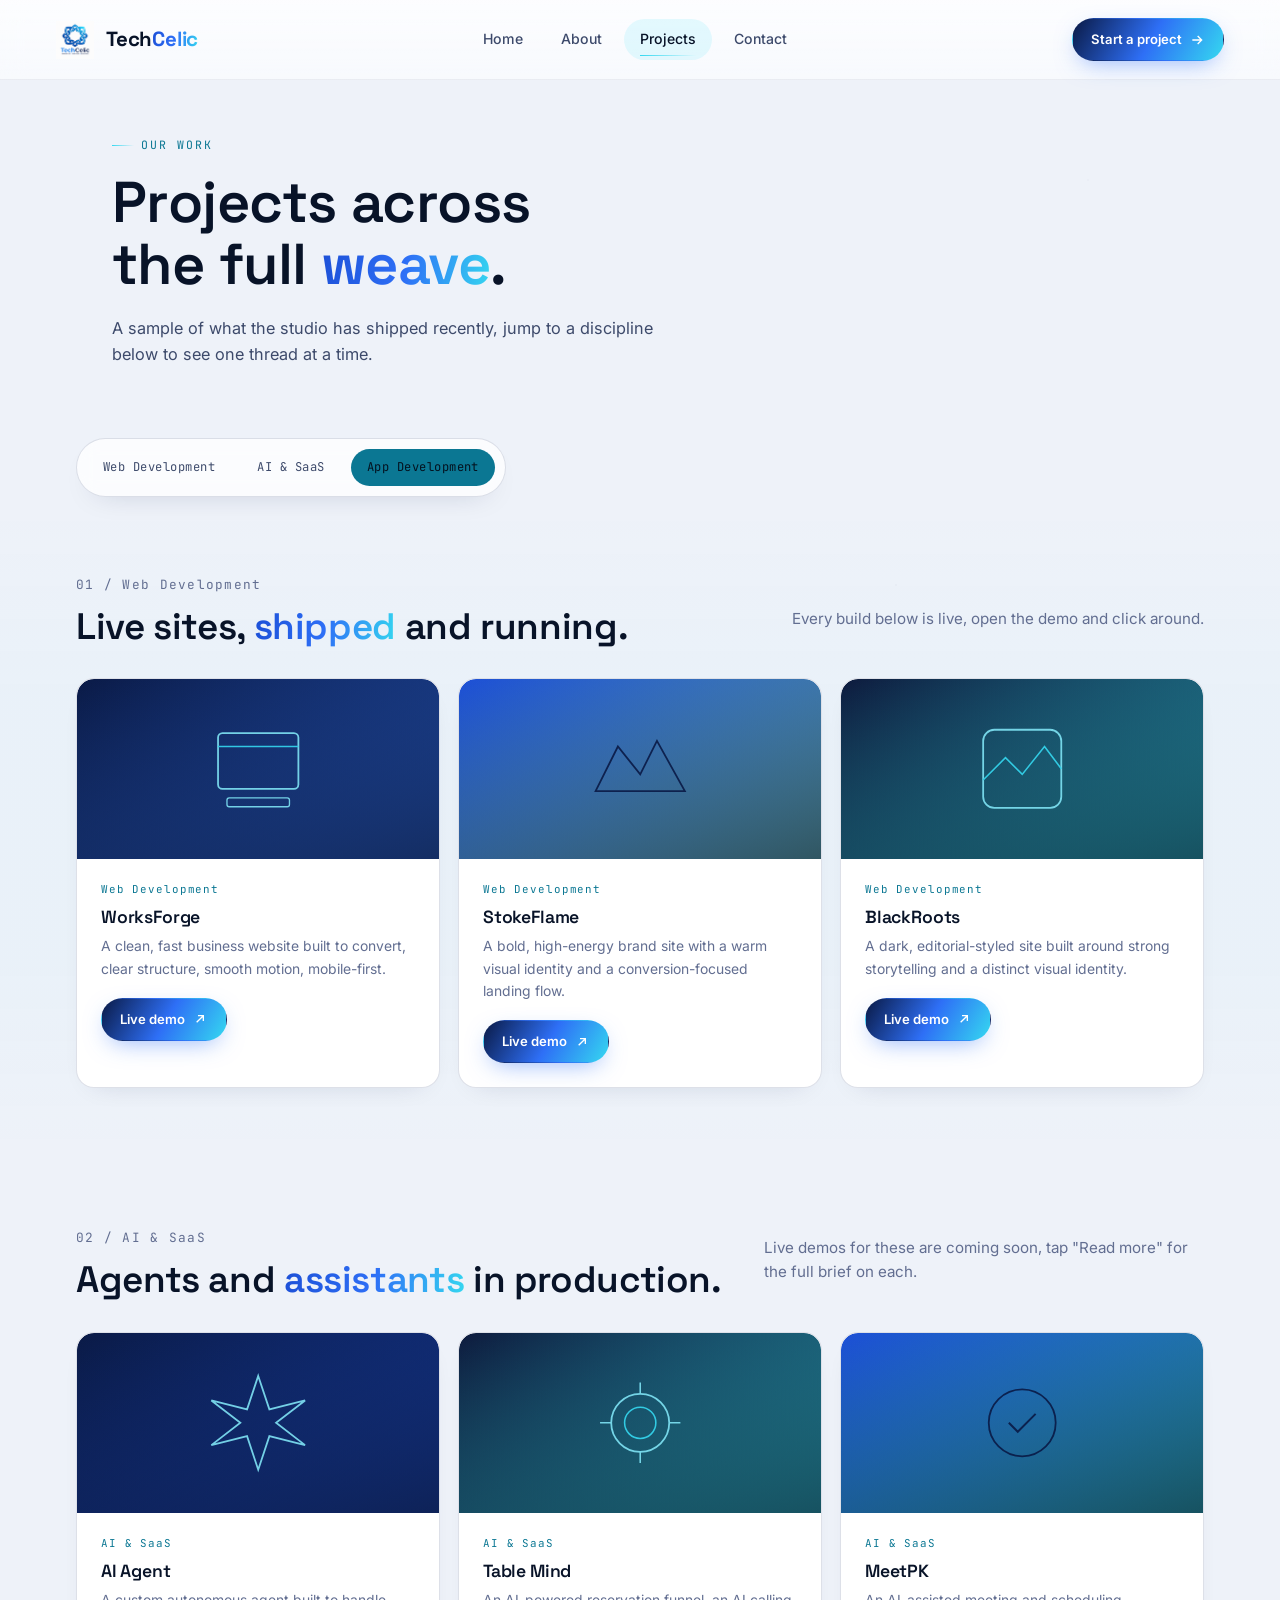
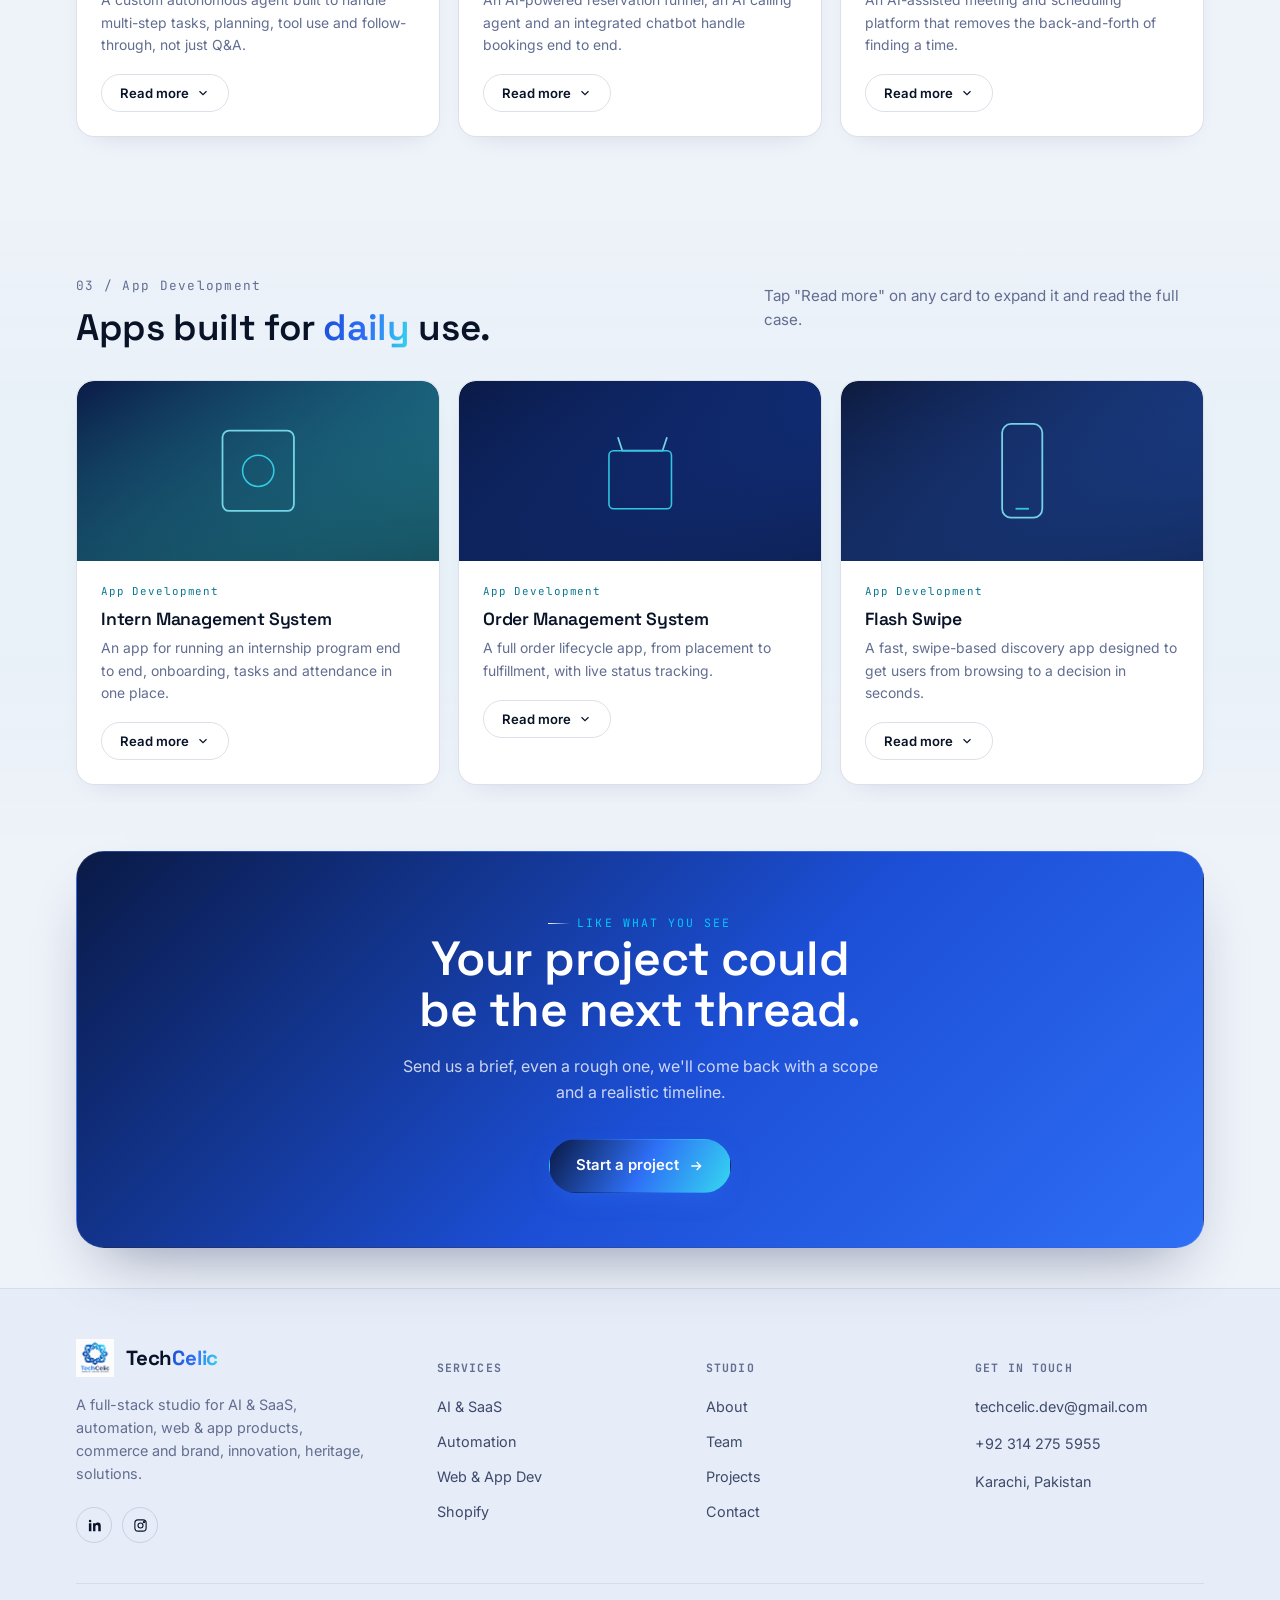
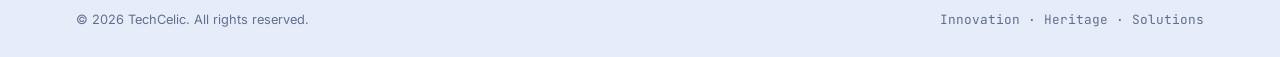
<file: projects.html>
<!DOCTYPE html>
<html lang="en">
<head>
<meta charset="UTF-8">
<meta name="viewport" content="width=device-width, initial-scale=1.0">
<title>Projects, TechCelic</title>
<meta name="description" content="Selected TechCelic work across AI & SaaS, web, app, Shopify, design and video.">
<link rel="icon" href="assets/logo.png">
<link rel="stylesheet" href="css/style.css">
</head>
<body data-page="projects">

<div class="ambient"></div>

<header class="site-header">
  <a href="index.html" class="brand">
    <img src="assets/logo.png" alt="TechCelic logo">
    <span class="brand-word">Tech<b>Celic</b></span>
  </a>
  <nav class="main-nav">
    <a href="index.html" data-nav="home">Home</a>
    <a href="about.html" data-nav="about">About</a>
    <a href="projects.html" data-nav="projects">Projects</a>
    <a href="contact.html" data-nav="contact">Contact</a>
  </nav>
  <div class="header-actions">
    <a href="contact.html" class="btn btn-primary btn-sm">
      Start a project
      <svg viewBox="0 0 24 24" fill="none" stroke="currentColor" stroke-width="2"><path d="M5 12h14M13 6l6 6-6 6"/></svg>
    </a>
    <button class="nav-toggle" aria-label="Open menu"><span></span></button>
  </div>
</header>

<nav class="mobile-nav">
  <a href="index.html" data-nav="home">Home</a>
  <a href="about.html" data-nav="about">About</a>
  <a href="projects.html" data-nav="projects">Projects</a>
  <a href="contact.html" data-nav="contact">Contact</a>
</nav>

<section class="page-hero">
  <div class="container">
    <span class="eyebrow">Our work</span>
    <h1>Projects across<br>the full <span class="text-grad">weave</span>.</h1>
    <p>A sample of what the studio has shipped recently, jump to a discipline below to see one thread at a time.</p>
  </div>
</section>

<div class="container">
  <nav class="domain-nav reveal" aria-label="Jump to discipline">
    <a href="#web-development">Web Development</a>
    <a href="#ai-saas">AI & SaaS</a>
    <a href="#app-development">App Development</a>
  </nav>
</div>

<!-- ============ 1. WEB DEVELOPMENT ============ -->
<section class="domain-section" id="web-development">
  <div class="container">
    <div class="domain-head reveal">
      <div>
        <span class="domain-index">01 / Web Development</span>
        <h2>Live sites, <span class="text-grad">shipped</span> and running.</h2>
      </div>
      <p>Every build below is live, open the demo and click around.</p>
    </div>

    <div class="case-grid">

      <article class="case-card tilt reveal" data-tilt-strength="5">
        <div class="case-thumb" style="background: linear-gradient(150deg,#0a1a46,#2e6ff6);">
          <svg viewBox="0 0 100 100" fill="none"><rect x="14" y="18" width="72" height="50" rx="4" stroke="#7fe3f4" stroke-width="1.6"/><path d="M14 30h72" stroke="#35d8f0" stroke-width="1.2"/><rect x="22" y="76" width="56" height="8" rx="2" stroke="#7fe3f4" stroke-width="1.2"/></svg>
        </div>
        <div class="tilt-inner case-body">
          <span class="case-tag">Web Development</span>
          <h3>WorksForge</h3>
          <p class="case-desc">A clean, fast business website built to convert, clear structure, smooth motion, mobile-first.</p>
          <div class="case-actions">
            <a href="https://worksforge.vercel.app/" target="_blank" rel="noopener" class="btn btn-primary btn-sm">Live demo
              <svg viewBox="0 0 24 24" fill="none" stroke="currentColor" stroke-width="2"><path d="M7 17L17 7M9 7h8v8"/></svg>
            </a>
          </div>
        </div>
      </article>

      <article class="case-card tilt reveal" data-tilt-strength="5">
        <div class="case-thumb" style="background: linear-gradient(150deg,#1c4fd6,#7fe3f4);">
          <svg viewBox="0 0 100 100" fill="none"><path d="M10 70 L30 30 L50 55 L65 25 L90 70 Z" stroke="#0a1a46" stroke-width="1.6"/></svg>
        </div>
        <div class="tilt-inner case-body">
          <span class="case-tag">Web Development</span>
          <h3>StokeFlame</h3>
          <p class="case-desc">A bold, high-energy brand site with a warm visual identity and a conversion-focused landing flow.</p>
          <div class="case-actions">
            <a href="https://stokeflame.vercel.app/" target="_blank" rel="noopener" class="btn btn-primary btn-sm">Live demo
              <svg viewBox="0 0 24 24" fill="none" stroke="currentColor" stroke-width="2"><path d="M7 17L17 7M9 7h8v8"/></svg>
            </a>
          </div>
        </div>
      </article>

      <article class="case-card tilt reveal" data-tilt-strength="5">
        <div class="case-thumb" style="background: linear-gradient(150deg,#0d1a3d,#35d8f0);">
          <svg viewBox="0 0 100 100" fill="none"><rect x="15" y="15" width="70" height="70" rx="10" stroke="#7fe3f4" stroke-width="1.6"/><path d="M15 60l20-20 15 15 20-25 15 20" stroke="#35d8f0" stroke-width="1.4"/></svg>
        </div>
        <div class="tilt-inner case-body">
          <span class="case-tag">Web Development</span>
          <h3>BlackRoots</h3>
          <p class="case-desc">A dark, editorial-styled site built around strong storytelling and a distinct visual identity.</p>
          <div class="case-actions">
            <a href="https://blackroots.vercel.app/" target="_blank" rel="noopener" class="btn btn-primary btn-sm">Live demo
              <svg viewBox="0 0 24 24" fill="none" stroke="currentColor" stroke-width="2"><path d="M7 17L17 7M9 7h8v8"/></svg>
            </a>
          </div>
        </div>
      </article>

    </div>
  </div>
</section>

<!-- ============ 2. AI & SAAS ============ -->
<section class="domain-section" id="ai-saas">
  <div class="container">
    <div class="domain-head reveal">
      <div>
        <span class="domain-index">02 / AI & SaaS</span>
        <h2>Agents and <span class="text-grad">assistants</span> in production.</h2>
      </div>
      <p>Live demos for these are coming soon, tap "Read more" for the full brief on each.</p>
    </div>

    <div class="case-grid">

      <article class="case-card tilt reveal" data-tilt-strength="5">
        <div class="case-thumb" style="background: linear-gradient(150deg,#0a1a46,#1c4fd6);">
          <svg viewBox="0 0 100 100" fill="none"><path d="M50 8 L60 38 L92 30 L66 50 L92 70 L60 62 L50 92 L40 62 L8 70 L34 50 L8 30 L40 38 Z" stroke="#7fe3f4" stroke-width="1.6"/></svg>
        </div>
        <div class="tilt-inner case-body">
          <span class="case-tag">AI & SaaS</span>
          <h3>AI Agent</h3>
          <p class="case-desc">A custom autonomous agent built to handle multi-step tasks, planning, tool use and follow-through, not just Q&A.</p>
          <div class="case-more">
            <p>Designed as a general-purpose task agent that can be pointed at a workflow, research, data lookups, drafting, scheduling, and carry it through multiple steps with minimal hand-holding. Built on an agentic architecture with tool-calling, memory of the current task, and guardrails so it knows when to check in with a human.</p>
          </div>
          <div class="case-actions">
            <button type="button" class="btn btn-sm case-toggle" aria-expanded="false">
              <span class="txt">Read more</span>
              <svg viewBox="0 0 24 24" fill="none" stroke="currentColor" stroke-width="2"><path d="M6 9l6 6 6-6"/></svg>
            </button>
          </div>
        </div>
      </article>

      <article class="case-card tilt reveal" data-tilt-strength="5">
        <div class="case-thumb" style="background: linear-gradient(150deg,#0d1a3d,#35d8f0);">
          <svg viewBox="0 0 100 100" fill="none"><circle cx="50" cy="50" r="26" stroke="#7fe3f4" stroke-width="1.6"/><circle cx="50" cy="50" r="14" stroke="#35d8f0" stroke-width="1.4"/><path d="M50 24v-10M50 86v-10M24 50h-10M86 50h-10" stroke="#7fe3f4" stroke-width="1.4"/></svg>
        </div>
        <div class="tilt-inner case-body">
          <span class="case-tag">AI & SaaS</span>
          <h3>Table Mind</h3>
          <p class="case-desc">An AI-powered reservation funnel, an AI calling agent and an integrated chatbot handle bookings end to end.</p>
          <div class="case-more">
            <p>Table Mind is a reservation funnel built around two AI touchpoints: an AI calling agent that answers the phone and books tables by voice, and a website chatbot that does the same thing for visitors who'd rather type. Both write straight into a shared reservation system, so nothing gets double-booked or lost between channels.</p>
          </div>
          <div class="case-actions">
            <button type="button" class="btn btn-sm case-toggle" aria-expanded="false">
              <span class="txt">Read more</span>
              <svg viewBox="0 0 24 24" fill="none" stroke="currentColor" stroke-width="2"><path d="M6 9l6 6 6-6"/></svg>
            </button>
          </div>
        </div>
      </article>

      <article class="case-card tilt reveal" data-tilt-strength="5">
        <div class="case-thumb" style="background: linear-gradient(150deg,#1c4fd6,#35d8f0);">
          <svg viewBox="0 0 100 100" fill="none"><circle cx="50" cy="50" r="30" stroke="#0a1a46" stroke-width="1.6"/><path d="M38 50l8 8 16-16" stroke="#0a1a46" stroke-width="1.8"/></svg>
        </div>
        <div class="tilt-inner case-body">
          <span class="case-tag">AI & SaaS</span>
          <h3>MeetPK</h3>
          <p class="case-desc">An AI-assisted meeting and scheduling platform that removes the back-and-forth of finding a time.</p>
          <div class="case-more">
            <p>MeetPK handles the coordination layer around meetings, reading availability, proposing times, sending reminders and summarizing outcomes, so organizing a call takes one message instead of five. Built as a SaaS product with an AI layer doing the scheduling reasoning in the background.</p>
          </div>
          <div class="case-actions">
            <button type="button" class="btn btn-sm case-toggle" aria-expanded="false">
              <span class="txt">Read more</span>
              <svg viewBox="0 0 24 24" fill="none" stroke="currentColor" stroke-width="2"><path d="M6 9l6 6 6-6"/></svg>
            </button>
          </div>
        </div>
      </article>

    </div>
  </div>
</section>

<!-- ============ 3. APP DEVELOPMENT ============ -->
<section class="domain-section" id="app-development">
  <div class="container">
    <div class="domain-head reveal">
      <div>
        <span class="domain-index">03 / App Development</span>
        <h2>Apps built for <span class="text-grad">daily</span> use.</h2>
      </div>
      <p>Tap "Read more" on any card to expand it and read the full case.</p>
    </div>

    <div class="case-grid">

      <article class="case-card tilt reveal" data-tilt-strength="5">
        <div class="case-thumb" style="background: linear-gradient(150deg,#0a1a46,#35d8f0);">
          <svg viewBox="0 0 100 100" fill="none"><rect x="18" y="14" width="64" height="72" rx="6" stroke="#7fe3f4" stroke-width="1.6"/><circle cx="50" cy="50" r="14" stroke="#35d8f0" stroke-width="1.4"/></svg>
        </div>
        <div class="tilt-inner case-body">
          <span class="case-tag">App Development</span>
          <h3>Intern Management System</h3>
          <p class="case-desc">An app for running an internship program end to end, onboarding, tasks and attendance in one place.</p>
          <div class="case-more">
            <p>Built for HR/operations teams to manage interns without juggling spreadsheets: digital onboarding, task assignment with due dates, attendance and check-in tracking, and performance notes per intern. Admins get a dashboard view across the whole cohort; interns get a simple app to see what's assigned to them and log their progress.</p>
          </div>
          <div class="case-actions">
            <button type="button" class="btn btn-sm case-toggle" aria-expanded="false">
              <span class="txt">Read more</span>
              <svg viewBox="0 0 24 24" fill="none" stroke="currentColor" stroke-width="2"><path d="M6 9l6 6 6-6"/></svg>
            </button>
          </div>
        </div>
      </article>

      <article class="case-card tilt reveal" data-tilt-strength="5">
        <div class="case-thumb" style="background: linear-gradient(150deg,#0a1a46,#1c4fd6);">
          <svg viewBox="0 0 100 100" fill="none"><path d="M30 20 L34 32 L70 32 L74 20" stroke="#7fe3f4" stroke-width="1.6"/><rect x="22" y="32" width="56" height="52" rx="4" stroke="#35d8f0" stroke-width="1.4"/></svg>
        </div>
        <div class="tilt-inner case-body">
          <span class="case-tag">App Development</span>
          <h3>Order Management System</h3>
          <p class="case-desc">A full order lifecycle app, from placement to fulfillment, with live status tracking.</p>
          <div class="case-more">
            <p>Covers the full order flow for a growing business: order intake, inventory sync, status updates (placed → packed → shipped → delivered), and notifications at each step for both staff and customers. Built with a simple dashboard so the ops team can see every open order at a glance and catch delays before customers do.</p>
          </div>
          <div class="case-actions">
            <button type="button" class="btn btn-sm case-toggle" aria-expanded="false">
              <span class="txt">Read more</span>
              <svg viewBox="0 0 24 24" fill="none" stroke="currentColor" stroke-width="2"><path d="M6 9l6 6 6-6"/></svg>
            </button>
          </div>
        </div>
      </article>

      <article class="case-card tilt reveal" data-tilt-strength="5">
        <div class="case-thumb" style="background: linear-gradient(150deg,#0d1a3d,#2e6ff6);">
          <svg viewBox="0 0 100 100" fill="none"><rect x="32" y="8" width="36" height="84" rx="8" stroke="#7fe3f4" stroke-width="1.6"/><path d="M44 84h12" stroke="#35d8f0" stroke-width="1.6"/></svg>
        </div>
        <div class="tilt-inner case-body">
          <span class="case-tag">App Development</span>
          <h3>Flash Swipe</h3>
          <p class="case-desc">A fast, swipe-based discovery app designed to get users from browsing to a decision in seconds.</p>
          <div class="case-more">
            <p>A lightweight mobile app built around a swipe-to-decide interaction, quick cards, instant feedback, and a smooth gesture-driven interface tuned for one-handed use. Focused heavily on performance so every swipe feels instant, with the heavier logic (matching, ranking, sync) handled in the background.</p>
          </div>
          <div class="case-actions">
            <button type="button" class="btn btn-sm case-toggle" aria-expanded="false">
              <span class="txt">Read more</span>
              <svg viewBox="0 0 24 24" fill="none" stroke="currentColor" stroke-width="2"><path d="M6 9l6 6 6-6"/></svg>
            </button>
          </div>
        </div>
      </article>

    </div>
  </div>
</section>

<div class="container">
  <div class="cta-band reveal">
    <span class="eyebrow" style="justify-content:center;">Like what you see</span>
    <h2>Your project could<br>be the next thread.</h2>
    <p>Send us a brief, even a rough one, we'll come back with a scope and a realistic timeline.</p>
    <div class="btn-row">
      <a href="contact.html" class="btn btn-primary">Start a project
        <svg viewBox="0 0 24 24" fill="none" stroke="currentColor" stroke-width="2"><path d="M5 12h14M13 6l6 6-6 6"/></svg>
      </a>
    </div>
  </div>
</div>

<footer>
  <div class="container">
    <div class="footer-grid">
      <div class="footer-brand">
        <a href="index.html" class="brand">
          <img src="assets/logo.png" alt="TechCelic logo">
          <span class="brand-word">Tech<b>Celic</b></span>
        </a>
        <p>A full-stack studio for AI & SaaS, automation, web &amp; app products, commerce and brand, innovation, heritage, solutions.</p>
        <div class="footer-socials">
          <a href="https://www.linkedin.com/company/techcelic" target="_blank" rel="noopener" aria-label="LinkedIn"><svg viewBox="0 0 24 24" fill="currentColor"><path d="M6.94 5a2 2 0 11-4-.002 2 2 0 014 .002zM7 8.48H3V21h4zM13.5 8.48h-3.83V21h3.83v-6.4c0-1.7.32-3.33 2.42-3.33 2.08 0 2.1 1.94 2.1 3.44V21H22v-7.93c0-3.4-.73-6-4.7-6-1.9 0-3.18 1.05-3.7 2.04h-.05z"/></svg></a>
          <a href="https://www.instagram.com/techcelic/" target="_blank" rel="noopener" aria-label="Instagram"><svg viewBox="0 0 24 24" fill="none" stroke="currentColor" stroke-width="1.8"><rect x="3" y="3" width="18" height="18" rx="5"/><circle cx="12" cy="12" r="4"/><circle cx="17.5" cy="6.5" r="1"/></svg></a>
        </div>
      </div>
      <div class="footer-col">
        <h5>Services</h5>
        <a href="index.html#services">AI & SaaS</a>
        <a href="index.html#services">Automation</a>
        <a href="index.html#services">Web &amp; App Dev</a>
        <a href="index.html#services">Shopify</a>
      </div>
      <div class="footer-col">
        <h5>Studio</h5>
        <a href="about.html">About</a>
        <a href="about.html#team">Team</a>
        <a href="projects.html">Projects</a>
        <a href="contact.html">Contact</a>
      </div>
      <div class="footer-col">
        <h5>Get in touch</h5>
        <p>techcelic.dev@gmail.com</p>
        <p>+92 314 275 5955</p>
        <p>Karachi, Pakistan</p>
      </div>
    </div>
    <div class="footer-bottom">
      <span>&copy; 2026 TechCelic. All rights reserved.</span>
      <span class="fw">Innovation &middot; Heritage &middot; Solutions</span>
    </div>
  </div>
</footer>

<script src="js/main.js"></script>
</body>
</html>
</file>
<file: css/style.css>
/* =========================================================
   TechCelic, Agency Site Stylesheet
   Signature system: "The Weave", an interlacing double-line
   motif drawn from the TechCelic mark, used across hero art,
   section seams, and card borders.
   ========================================================= */

@import url('https://fonts.googleapis.com/css2?family=Space+Grotesk:wght@400;500;600;700&family=Inter:wght@400;500;600&family=JetBrains+Mono:wght@400;500&display=swap');

:root{
  /* ---- color tokens : white & blue, classy ---- */
  --bg:        #eef2f9;
  --bg-soft:   #ffffff;
  --bg-card:   #ffffff;
  --bg-raised: #e7edf8;
  --line:      rgba(15, 35, 90, 0.14);
  --line-soft: rgba(15, 35, 90, 0.08);
  --ink:       #081328;
  --ink-dim:   #3d4a6b;
  --muted:     #626e91;
  --deep:      #0a1a46;
  --blue:      #2e6ff6;
  --blue-2:    #1c4fd6;
  --cyan:      #35d8f0;
  --cyan-soft: #0b7793; /* deepened for legible text/labels on a white ground */
  --amber:     #d99a3d; /* rare warm accent, heritage motif, used sparingly */

  --grad-brand: linear-gradient(120deg, var(--deep) 0%, var(--blue) 52%, var(--cyan) 100%);
  --grad-text:  linear-gradient(100deg, var(--blue-2) 0%, var(--blue) 50%, var(--cyan) 100%);
  --grad-glow:  radial-gradient(600px circle at var(--mx,50%) var(--my,50%), rgba(28,79,214,0.13), transparent 60%);

  /* ---- type ---- */
  --f-display: 'Space Grotesk', sans-serif;
  --f-body:    'Inter', sans-serif;
  --f-mono:    'JetBrains Mono', monospace;

  /* ---- layout ---- */
  --maxw: 1240px;
  --pad: clamp(20px, 4.5vw, 56px);
  --radius: 18px;
  --radius-sm: 10px;

  --ease: cubic-bezier(.22,.68,.32,1);
}

*,*::before,*::after{ box-sizing: border-box; }
html{ scroll-behavior: smooth; }

body{
  margin:0;
  background: var(--bg);
  color: var(--ink);
  font-family: var(--f-body);
  font-size: 16px;
  line-height: 1.6;
  -webkit-font-smoothing: antialiased;
  overflow-x: hidden;
}

body::before{
  /* faint permanent circuit-grain backdrop */
  content:"";
  position: fixed; inset:0;
  background-image:
    radial-gradient(1px 1px at 20% 30%, rgba(10,26,70,0.16) 0, transparent 100%),
    radial-gradient(1px 1px at 70% 65%, rgba(10,26,70,0.12) 0, transparent 100%),
    radial-gradient(1px 1px at 85% 20%, rgba(10,26,70,0.1) 0, transparent 100%),
    radial-gradient(1px 1px at 40% 80%, rgba(10,26,70,0.1) 0, transparent 100%);
  pointer-events:none;
  opacity:.6;
  z-index:0;
}

img{ max-width:100%; display:block; }
a{ color:inherit; text-decoration:none; }
ul{ list-style:none; margin:0; padding:0; }
button{ font-family:inherit; }

::selection{ background: var(--cyan); color:#04101f; }

h1,h2,h3,h4{
  font-family: var(--f-display);
  font-weight: 600;
  line-height: 1.08;
  margin: 0;
  letter-spacing: -0.01em;
}

.container{
  max-width: var(--maxw);
  margin: 0 auto;
  padding-left: var(--pad);
  padding-right: var(--pad);
  position: relative;
  z-index: 1;
}

.eyebrow{
  display:inline-flex;
  align-items:center;
  gap:.6em;
  font-family: var(--f-mono);
  font-size: .72rem;
  letter-spacing: .18em;
  text-transform: uppercase;
  color: var(--cyan-soft);
}
.eyebrow::before{
  content:"";
  width: 22px; height: 1px;
  background: linear-gradient(90deg, var(--cyan), transparent);
}

.text-grad{
  background: var(--grad-text);
  -webkit-background-clip: text;
  background-clip: text;
  color: transparent;
}

.btn{
  display:inline-flex;
  align-items:center;
  justify-content:center;
  gap:.55em;
  padding: 14px 26px;
  border-radius: 999px;
  font-family: var(--f-body);
  font-weight: 600;
  font-size: .93rem;
  cursor:pointer;
  border: 1px solid transparent;
  transition: transform .35s var(--ease), box-shadow .35s var(--ease), background .35s var(--ease), border-color .35s var(--ease);
  white-space: nowrap;
}
.btn-primary{
  background: var(--grad-brand);
  color: #fff;
  box-shadow: 0 8px 24px -8px rgba(46,111,246,.55);
}
.btn-primary:hover{ transform: translateY(-2px); box-shadow: 0 14px 32px -8px rgba(53,216,240,.5); }
.btn-ghost{
  background: transparent;
  border-color: var(--line);
  color: var(--ink);
}
.btn-ghost:hover{ border-color: var(--cyan-soft); background: rgba(53,216,240,.06); transform: translateY(-2px); }
.btn-sm{ padding: 10px 18px; font-size: .82rem; }
.btn svg{ width:16px; height:16px; transition: transform .3s var(--ease); }
.btn:hover svg{ transform: translate(3px,-3px); }

/* =========================================================
   Header
   ========================================================= */
.site-header{
  position: fixed; top:0; left:0; right:0;
  z-index: 100;
  padding: 18px var(--pad);
  display:flex; align-items:center; justify-content:space-between;
  backdrop-filter: blur(14px) saturate(140%);
  background: linear-gradient(180deg, rgba(255,255,255,.86), rgba(255,255,255,.58));
  border-bottom: 1px solid var(--line-soft);
  transition: padding .3s var(--ease), background .3s var(--ease);
}
.site-header.scrolled{ padding-top:10px; padding-bottom:10px; background: rgba(255,255,255,.92); box-shadow: 0 8px 30px -18px rgba(10,26,70,.25); }

.brand{ display:flex; align-items:center; gap:12px; }
.brand img{ height:38px; width:38px; object-fit:contain; }
.brand-word{ font-family: var(--f-display); font-size:1.28rem; font-weight:700; letter-spacing:-.01em; }
.brand-word b{ font-weight:700; background: var(--grad-text); -webkit-background-clip:text; background-clip:text; color:transparent; }

.main-nav{ display:flex; align-items:center; gap: 6px; }
.main-nav a{
  position:relative;
  padding: 9px 16px;
  font-size:.88rem;
  font-weight:500;
  color: var(--ink-dim);
  border-radius: 999px;
  transition: color .25s ease, background .25s ease;
}
.main-nav a:hover{ color: var(--ink); background: rgba(15,35,90,.06); }
.main-nav a.active{ color: var(--ink); background: rgba(53,216,240,.12); }
.main-nav a.active::after{
  content:""; position:absolute; left:16px; right:16px; bottom:4px; height:1px;
  background: linear-gradient(90deg, var(--cyan), transparent);
}

.header-actions{ display:flex; align-items:center; gap:14px; }
.nav-toggle{
  display:none;
  width:42px; height:42px; border-radius:50%;
  border:1px solid var(--line); background: rgba(15,35,90,.04);
  color: var(--ink); align-items:center; justify-content:center; cursor:pointer;
}
.nav-toggle span{ display:block; width:16px; height:1px; background: var(--ink); position:relative; }
.nav-toggle span::before, .nav-toggle span::after{ content:""; position:absolute; left:0; width:16px; height:1px; background:var(--ink); transition: transform .3s ease; }
.nav-toggle span::before{ top:-5px; } .nav-toggle span::after{ top:5px; }

/* =========================================================
   Hero + Weave signature art
   ========================================================= */
.hero{
  position:relative;
  padding: 132px var(--pad) 64px;
  overflow:hidden;
  min-height: 82vh;
  display:flex; align-items:center;
}
.hero-grid{
  display:grid;
  grid-template-columns: 1.1fr .9fr;
  gap: 36px;
  align-items:center;
  width:100%;
  max-width: var(--maxw);
  margin:0 auto;
  position:relative; z-index:2;
}
.hero h1{
  font-size: clamp(2.6rem, 5.2vw, 4.6rem);
  margin-top: 16px;
}
.hero-lead{
  margin: 20px 0 28px;
  max-width: 46ch;
  color: var(--ink-dim);
  font-size: 1.08rem;
}
.hero-ctas{ display:flex; gap:14px; flex-wrap:wrap; }

.hero-stats{
  display:flex; gap: 34px;
  margin-top: 38px;
  padding-top: 22px;
  border-top: 1px solid var(--line-soft);
  flex-wrap: wrap;
}
.hero-stats .stat b{ display:block; font-family: var(--f-display); font-size:1.7rem; }
.hero-stats .stat span{ font-size:.78rem; color:var(--muted); font-family: var(--f-mono); letter-spacing:.04em; }

.hero-art{
  position:relative;
  aspect-ratio: 1/1;
  display:flex; align-items:center; justify-content:center;
  perspective: 1200px;
}
.hero-art .weave-wrap{
  width: 90%;
  transform-style: preserve-3d;
  transition: transform .2s ease-out;
  filter: drop-shadow(0 30px 60px rgba(46,111,246,.28));
}
.hero-art svg{ width:100%; height:100%; }
.weave-ring{ animation: spin-slow 46s linear infinite; transform-origin: 300px 300px; }
.weave-ring.reverse{ animation-direction: reverse; animation-duration: 62s; }
@keyframes spin-slow{ to{ transform: rotate(360deg); } }
.node{ animation: pulse-node 3.2s ease-in-out infinite; }
.node:nth-child(2n){ animation-delay: .6s; }
.node:nth-child(3n){ animation-delay: 1.2s; }
@keyframes pulse-node{ 0%,100%{ opacity:.55; r:3; } 50%{ opacity:1; r:4.4; } }

/* seam divider using the weave line */
.seam{ position:relative; height:64px; }
.seam svg{ position:absolute; inset:0; width:100%; height:100%; }

/* =========================================================
   Section basics
   ========================================================= */
section{ position:relative; padding: 84px 0; }
.section-head{
  display:flex; align-items:flex-end; justify-content:space-between; gap:24px;
  margin-bottom: 42px; flex-wrap:wrap;
}
.section-head h2{ font-size: clamp(1.9rem, 3.4vw, 2.7rem); margin-top:14px; max-width: 18ch; }
.section-head p{ color: var(--muted); max-width: 40ch; font-size:.98rem; }

.reveal{ opacity:0; transform: translateY(28px); transition: opacity .8s var(--ease), transform .8s var(--ease); }
.reveal.in{ opacity:1; transform:none; }

/* =========================================================
   3D tilt cards (shared: services / projects / team / values)
   ========================================================= */
.tilt{
  --mx: 50%; --my: 50%;
  position:relative;
  transform-style: preserve-3d;
  transition: border-color .3s ease, box-shadow .45s ease;
  border-radius: var(--radius);
  border: 1px solid var(--line);
  background: linear-gradient(160deg, var(--bg-card), var(--bg-soft));
  box-shadow: 0 10px 26px -18px rgba(10,26,70,.20);
  will-change: transform;
}
.tilt::before{
  content:"";
  position:absolute; inset:0; border-radius: inherit;
  background: var(--grad-glow);
  opacity:0; transition: opacity .35s ease;
  pointer-events:none;
}
.tilt:hover::before{ opacity:1; }
.tilt:hover{
  border-color: rgba(11,119,147,.4);
  box-shadow: 0 34px 64px -22px rgba(10,26,70,.30), 0 0 0 1px rgba(53,216,240,.12) inset;
}
.tilt-inner{ transform: translateZ(38px); position:relative; z-index:1; }

/* =========================================================
   Services grid
   ========================================================= */
.services-grid{
  display:grid;
  grid-template-columns: repeat(12, 1fr);
  gap: 16px;
}
.service-card{ padding: 26px 24px; min-height: 196px; display:flex; flex-direction:column; grid-column: span 4; }

.service-index{ font-family: var(--f-mono); font-size:.72rem; color: var(--cyan-soft); letter-spacing:.1em; }
.service-icon{
  width:46px; height:46px; border-radius:12px;
  display:flex; align-items:center; justify-content:center;
  background: rgba(53,216,240,.08); border: 1px solid var(--line);
  margin: 18px 0 20px;
  color: var(--cyan-soft);
}
.service-icon svg{ width:22px; height:22px; }
.service-card h3{ font-size:1.24rem; margin-bottom:10px; }
.service-card p{ color: var(--muted); font-size:.92rem; margin:0; }
.service-tags{ display:flex; flex-wrap:wrap; gap:8px; margin-top:18px; }
.service-tags span{
  font-family: var(--f-mono); font-size:.68rem; letter-spacing:.03em;
  color: var(--ink-dim); border:1px solid var(--line); padding:5px 10px; border-radius:999px;
}

/* =========================================================
   Process
   ========================================================= */
.process-list{ display:grid; grid-template-columns: repeat(4,1fr); gap:0; border-top:1px solid var(--line-soft); }
.process-item{ padding: 30px 22px 30px 0; border-right: 1px solid var(--line-soft); position:relative; }
.process-item:last-child{ border-right:none; }
.process-item .pi-index{ font-family: var(--f-mono); color: var(--muted); font-size:.78rem; }
.process-item h4{ font-size:1.12rem; margin: 14px 0 10px; }
.process-item p{ color: var(--muted); font-size:.9rem; margin:0; }

/* =========================================================
   Projects
   ========================================================= */
.filter-row{ display:flex; gap:10px; flex-wrap:wrap; margin-bottom: 44px; }
.filter-btn{
  font-family: var(--f-mono); font-size:.76rem; letter-spacing:.04em;
  padding: 9px 16px; border-radius:999px; border:1px solid var(--line);
  color: var(--ink-dim); background:transparent; cursor:pointer;
  transition: all .25s ease;
}
.filter-btn:hover{ color:var(--ink); border-color: var(--cyan-soft); }
.filter-btn.active{ color:#04121f; background: var(--cyan-soft); border-color: var(--cyan-soft); }

.projects-grid{ display:grid; grid-template-columns: repeat(3, 1fr); gap: 18px; }
.project-card{ overflow:hidden; cursor: pointer; }
.project-card .thumb{
  height: 200px; border-radius: calc(var(--radius) - 1px) calc(var(--radius) - 1px) 0 0;
  position:relative; overflow:hidden;
  display:flex; align-items:center; justify-content:center;
}
.project-card .thumb::after{
  content:""; position:absolute; inset:0;
  background: linear-gradient(160deg, rgba(6,10,20,0), rgba(6,10,20,.65));
}
.project-card .thumb svg{ position:relative; z-index:1; width:70%; height:70%; opacity:.9; transition: transform .6s var(--ease); }
.project-card:hover .thumb svg{ transform: scale(1.08) rotate(4deg); }
.project-card .p-body{ padding: 22px 24px 26px; }
.project-card .p-tag{ font-family:var(--f-mono); font-size:.68rem; color: var(--cyan-soft); letter-spacing:.08em; }
.project-card h3{ font-size:1.14rem; margin:10px 0 8px; }
.project-card p{ color:var(--muted); font-size:.87rem; margin:0; }
.project-card.hidden{ display:none; }

/* =========================================================
   Team
   ========================================================= */
.team-grid{ display:grid; grid-template-columns: repeat(4, 1fr); gap: 18px; }
.team-card{ padding: 0; overflow:hidden; }
.team-photo{
  aspect-ratio: 3 / 4; position:relative; overflow:hidden;
  display:flex; align-items:center; justify-content:center;
  font-family: var(--f-display); font-weight:700; font-size:2.2rem;
  color: rgba(255,255,255,.92);
  background: linear-gradient(150deg,#0a1a46,#2e6ff6);
}
.team-photo img{
  width:100%; height:100%; object-fit:cover; object-position: center 15%;
  position:relative; z-index:0;
  transition: transform .6s var(--ease);
}
.team-card:hover .team-photo img{ transform: scale(1.045); }
.team-photo::after{ content:""; position:absolute; inset:0; background: linear-gradient(180deg, rgba(6,10,20,0) 58%, rgba(6,10,20,.62) 100%); z-index:1; pointer-events:none; }
.team-body{ padding: 16px 18px 20px; }
.team-body h4{ font-size:1rem; margin-bottom:4px; line-height:1.25; }
.team-role{ font-family: var(--f-mono); font-size:.72rem; color: var(--cyan-soft); letter-spacing:.05em; }
.team-body p{ margin: 10px 0 0; font-size:.83rem; color: var(--muted); line-height:1.55; }
.team-socials{ display:flex; gap:10px; margin-top:14px; }
.team-socials a{ width:28px; height:28px; border-radius:50%; border:1px solid var(--line); display:flex; align-items:center; justify-content:center; color:var(--ink-dim); transition: all .25s ease; }
.team-socials a:hover{ color:#04121f; background:var(--cyan-soft); border-color:var(--cyan-soft); }
.team-socials svg{ width:13px; height:13px; }

/* =========================================================
   Values / About extras
   ========================================================= */
.values-grid{ display:grid; grid-template-columns: repeat(3, 1fr); gap:16px; }
.value-card{ padding: 28px; }
.value-card h3{ font-size:1.12rem; margin: 16px 0 10px; }
.value-card p{ color:var(--muted); font-size:.9rem; margin:0; }

.split{ display:grid; grid-template-columns: 1fr 1fr; gap:60px; align-items:center; }
.split p{ color: var(--ink-dim); margin: 18px 0; }
.mini-stats{ display:grid; grid-template-columns: repeat(2,1fr); gap:18px; margin-top:26px; }
.mini-stats .stat{ padding:20px; border:1px solid var(--line); border-radius: var(--radius-sm); background: rgba(15,35,90,.03); }
.mini-stats b{ display:block; font-family:var(--f-display); font-size:1.8rem; }
.mini-stats span{ font-size:.78rem; color:var(--muted); font-family:var(--f-mono); }

.about-visual{ position:relative; aspect-ratio: 1/1.05; display:flex; align-items:center; justify-content:center; }
.about-visual svg{ width:100%; height:100%; }

/* =========================================================
   Logos / trust marquee
   ========================================================= */
.marquee-wrap{ overflow:hidden; border-top:1px solid var(--line-soft); border-bottom:1px solid var(--line-soft); padding: 20px 0; }
.marquee{ display:flex; gap:64px; width:max-content; animation: marquee 28s linear infinite; }
.marquee span{ font-family: var(--f-mono); font-size:.85rem; letter-spacing:.14em; color: var(--muted); white-space:nowrap; text-transform:uppercase; }
@keyframes marquee{ from{ transform:translateX(0);} to{ transform:translateX(-50%);} }

/* =========================================================
   CTA band
   ========================================================= */
.cta-band{
  border-radius: 28px;
  padding: 54px var(--pad);
  text-align:center;
  position:relative;
  overflow:hidden;
  background: linear-gradient(135deg, var(--deep) 0%, var(--blue-2) 55%, var(--blue) 100%);
  border: 1px solid rgba(255,255,255,.08);
  box-shadow: 0 30px 60px -28px rgba(10,26,70,.45);
}
.cta-band .eyebrow{ color: var(--cyan-soft); filter: brightness(1.6) saturate(1.3); }
.cta-band .eyebrow::before{ background: linear-gradient(90deg, #fff, transparent); }
.cta-band h2{ font-size: clamp(1.9rem, 4vw, 3rem); max-width: 20ch; margin: 0 auto; color:#fff; }
.cta-band p{ color: rgba(255,255,255,.78); max-width: 50ch; margin: 18px auto 34px; }
.cta-band .btn-row{ display:flex; gap:14px; justify-content:center; flex-wrap:wrap; }
.cta-band .btn-ghost{ border-color: rgba(255,255,255,.35); color:#fff; }
.cta-band .btn-ghost:hover{ border-color:#fff; background: rgba(255,255,255,.1); }

/* =========================================================
   Contact
   ========================================================= */
.contact-grid{ display:grid; grid-template-columns: 1fr 1fr; gap: 48px; align-items:start; }
.contact-info-card{ padding: 30px; margin-bottom:16px; }
.contact-info-card h4{ font-size:.78rem; font-family:var(--f-mono); letter-spacing:.08em; color:var(--cyan-soft); text-transform:uppercase; margin-bottom:10px; }
.contact-info-card p{ margin:0; font-size:1.02rem; }
.contact-info-card a:hover{ color: var(--cyan-soft); }

.form-field{ margin-bottom: 20px; }
.form-field label{ display:block; font-size:.8rem; font-family: var(--f-mono); letter-spacing:.04em; color: var(--ink-dim); margin-bottom:8px; }
.form-field input, .form-field select, .form-field textarea{
  width:100%; padding: 14px 16px; border-radius: 10px;
  border: 1px solid var(--line); background: #fff; color: var(--ink);
  font-family: var(--f-body); font-size:.94rem; outline:none;
  transition: border-color .25s ease, background .25s ease;
}
.form-field input:focus, .form-field select:focus, .form-field textarea:focus{ border-color: var(--cyan-soft); background: rgba(53,216,240,.04); }
.form-field textarea{ resize: vertical; min-height:130px; }
.form-row{ display:grid; grid-template-columns:1fr 1fr; gap:18px; }
.form-note{ font-size:.78rem; color: var(--muted); margin-top:10px; }
.form-success{
  display:none; align-items:center; gap:10px; padding:14px 18px; border-radius:10px;
  background: rgba(53,216,240,.08); border:1px solid rgba(53,216,240,.3); color: var(--cyan-soft); font-size:.88rem; margin-top:16px;
}
.form-success.show{ display:flex; }

.map-frame{ border-radius: var(--radius); overflow:hidden; border:1px solid var(--line); height: 240px; position:relative; margin-top:24px; }

/* =========================================================
   Footer
   ========================================================= */
footer{ border-top: 1px solid var(--line-soft); padding: 50px 0 26px; margin-top: 40px; background: var(--bg-raised); }
.footer-grid{ display:grid; grid-template-columns: 1.4fr 1fr 1fr 1fr; gap: 40px; margin-bottom: 40px; }
.footer-brand p{ color: var(--muted); font-size:.9rem; max-width:32ch; margin: 16px 0 22px; }
.footer-socials{ display:flex; gap:10px; }
.footer-socials a{ width:36px; height:36px; border-radius:50%; border:1px solid var(--line); display:flex; align-items:center; justify-content:center; transition: all .25s ease; }
.footer-socials a:hover{ background: var(--cyan-soft); border-color:var(--cyan-soft); color:#04121f; }
.footer-socials svg{ width:15px; height:15px; }
.footer-col h5{ font-family: var(--f-mono); font-size:.72rem; letter-spacing:.1em; text-transform:uppercase; color: var(--muted); margin-bottom:18px; }
.footer-col a, .footer-col p{ display:block; color: var(--ink-dim); font-size:.9rem; margin-bottom:12px; transition: color .2s ease; }
.footer-col a:hover{ color: var(--cyan-soft); }
.footer-bottom{ display:flex; justify-content:space-between; align-items:center; padding-top: 26px; border-top:1px solid var(--line-soft); font-size:.8rem; color: var(--muted); flex-wrap:wrap; gap:12px; }
.footer-bottom .fw{ font-family: var(--f-mono); }

/* =========================================================
   Page hero (interior pages)
   ========================================================= */
.page-hero{ padding: 128px var(--pad) 54px; text-align:left; }
.page-hero h1{ font-size: clamp(2.3rem, 4.6vw, 3.6rem); margin-top:16px; max-width: 16ch; }
.page-hero p{ color: var(--ink-dim); max-width: 56ch; margin-top:20px; font-size:1.02rem; }

/* =========================================================
   Cursor-follow blob (ambient)
   ========================================================= */
.ambient{ position: fixed; inset:0; pointer-events:none; z-index:0; opacity:.6; }

/* =========================================================
   Smoky cursor trail
   ========================================================= */
#smoke-canvas{
  position: fixed;
  inset: 0;
  width: 100vw;
  height: 100vh;
  pointer-events: none;
  z-index: 60;
  mix-blend-mode: multiply;
  opacity: .6;
}

/* =========================================================
   Domain sections (Projects page)
   ========================================================= */
.domain-nav{
  display:flex; gap:10px; flex-wrap:wrap; margin-bottom: 8px;
  position: sticky; top: 84px; z-index: 20;
  padding: 10px; border-radius: 999px;
  background: rgba(255,255,255,.78); backdrop-filter: blur(10px);
  border: 1px solid var(--line); width: max-content;
  box-shadow: 0 12px 30px -20px rgba(10,26,70,.25);
}
.domain-nav a{
  font-family: var(--f-mono); font-size:.76rem; letter-spacing:.04em;
  padding: 9px 16px; border-radius:999px; color: var(--ink-dim);
  transition: all .25s ease; white-space:nowrap;
}
.domain-nav a:hover{ color:var(--ink); background: rgba(15,35,90,.06); }
.domain-nav a.is-active{ color:#04121f; background: var(--cyan-soft); }

.domain-section{ padding: 66px 0; scroll-margin-top: 150px; }
.domain-section:nth-child(even){ background: linear-gradient(180deg, transparent, rgba(53,216,240,.025) 30%, rgba(53,216,240,.025) 70%, transparent); }
.domain-head{ display:flex; align-items:flex-end; justify-content:space-between; gap:24px; margin-bottom: 32px; flex-wrap:wrap; }
.domain-head .domain-index{ font-family:var(--f-mono); color:var(--muted); font-size:.8rem; letter-spacing:.1em; }
.domain-head h2{ font-size: clamp(1.7rem, 3vw, 2.3rem); margin-top:10px; }
.domain-head p{ color:var(--muted); max-width:44ch; font-size:.95rem; }

/* =========================================================
   Case cards (Web / AI SaaS / App projects)
   ========================================================= */
.case-grid{ display:grid; grid-template-columns: repeat(3, 1fr); gap: 18px; }
.case-card{ overflow:hidden; display:flex; flex-direction:column; }
.case-thumb{
  height: 180px; border-radius: calc(var(--radius) - 1px) calc(var(--radius) - 1px) 0 0;
  position:relative; overflow:hidden;
  display:flex; align-items:center; justify-content:center;
}
.case-thumb::after{ content:""; position:absolute; inset:0; background: linear-gradient(160deg, rgba(6,10,20,0), rgba(6,10,20,.65)); }
.case-thumb svg{ position:relative; z-index:1; width:62%; height:62%; opacity:.9; transition: transform .6s var(--ease); }
.case-card:hover .case-thumb svg{ transform: scale(1.08) rotate(4deg); }
.case-body{ padding: 22px 24px 24px; display:flex; flex-direction:column; flex:1; }
.case-tag{ font-family:var(--f-mono); font-size:.68rem; color: var(--cyan-soft); letter-spacing:.08em; }
.case-card h3{ font-size:1.1rem; margin:10px 0 8px; }
.case-desc{ color:var(--muted); font-size:.87rem; margin:0; }
.case-more{ max-height:0; opacity:0; overflow:hidden; transition: max-height .5s var(--ease), opacity .4s ease, margin-top .5s var(--ease); margin-top:0; }
.case-card.expanded .case-more{ max-height:420px; opacity:1; margin-top:12px; }
.case-more p{ color:var(--ink-dim); font-size:.86rem; margin:0 0 10px; }
.case-more p:last-child{ margin-bottom:0; }
.case-actions{ margin-top:18px; display:flex; gap:10px; flex-wrap:wrap; }
.case-toggle{ background:transparent; border:1px solid var(--line); color:var(--ink); }
.case-toggle svg{ width:14px; height:14px; transition: transform .35s var(--ease); }
.case-card.expanded .case-toggle svg{ transform: rotate(180deg); }
.case-card.expanded .case-toggle .txt::after{ content:"Read less"; }

/* =========================================================
   Graphic design gallery
   ========================================================= */
.design-gallery{ display:grid; grid-template-columns: repeat(3, 1fr); gap: 18px; margin-bottom: 30px; }
.design-tile{
  position:relative; border-radius: var(--radius); overflow:hidden;
  border:1px solid var(--line); aspect-ratio: 4/3.1; background: var(--bg-card);
}
.design-tile img{ width:100%; height:100%; object-fit:cover; transition: transform .6s var(--ease); }
.design-tile:hover img{ transform: scale(1.06); }
.design-tile::after{ content:""; position:absolute; inset:0; background: linear-gradient(180deg, rgba(6,10,20,0) 55%, rgba(6,10,20,.75)); pointer-events:none; }
.design-tile span{ position:absolute; left:16px; bottom:14px; z-index:1; font-family:var(--f-mono); font-size:.72rem; letter-spacing:.06em; color: var(--cyan-soft); }
.design-more-row{ display:flex; justify-content:center; }

/* =========================================================
   Responsive
   ========================================================= */
@media (max-width: 1080px){
  .hero-grid{ grid-template-columns: 1fr; }
  .hero-art{ max-width: 420px; margin: 40px auto 0; order:-1; }
  .services-grid .service-card{ grid-column: span 6 !important; }
  .team-grid{ grid-template-columns: repeat(2,1fr); }
  .projects-grid{ grid-template-columns: repeat(2,1fr); }
  .process-list{ grid-template-columns: repeat(2,1fr); }
  .process-item{ border-right:none; border-bottom:1px solid var(--line-soft); padding-bottom:26px; margin-bottom:6px; }
  .split, .contact-grid{ grid-template-columns:1fr; }
  .footer-grid{ grid-template-columns: 1fr 1fr; }
  .values-grid{ grid-template-columns: 1fr 1fr; }
  .case-grid{ grid-template-columns: 1fr 1fr; }
  .design-gallery{ grid-template-columns: 1fr 1fr; }
  .domain-nav{ position:static; width:auto; }
}

@media (max-width: 760px){
  .main-nav, .header-actions .btn{ display:none; }
  .nav-toggle{ display:flex; }
  .hero{ padding-top:140px; min-height:auto; }
  .hero-stats{ gap:22px; }
  section{ padding: 76px 0; }
  .team-grid{ grid-template-columns: 1fr 1fr; }
  .services-grid .service-card{ grid-column: span 12 !important; }
  .projects-grid{ grid-template-columns: 1fr; }
  .process-list{ grid-template-columns: 1fr; }
  .form-row{ grid-template-columns:1fr; }
  .footer-grid{ grid-template-columns: 1fr 1fr; gap:30px; }
  .values-grid{ grid-template-columns: 1fr; }
  .filter-row{ overflow-x:auto; flex-wrap:nowrap; padding-bottom:6px; }
  .case-grid{ grid-template-columns: 1fr; }
  .design-gallery{ grid-template-columns: 1fr; }
  .domain-nav{ overflow-x:auto; flex-wrap:nowrap; max-width:100%; }
}

/* Mobile nav drawer */
.mobile-nav{
  position: fixed; inset: 0; z-index: 99;
  background: rgba(255,255,255,.98);
  backdrop-filter: blur(10px);
  display:flex; flex-direction:column; align-items:center; justify-content:center; gap: 8px;
  opacity:0; visibility:hidden; transform: translateY(-8px);
  transition: opacity .35s var(--ease), transform .35s var(--ease), visibility .35s;
}
.mobile-nav.open{ opacity:1; visibility:visible; transform:none; }
.mobile-nav a{ font-family: var(--f-display); font-size:1.8rem; padding: 14px; color: var(--ink-dim); }
.mobile-nav a.active, .mobile-nav a:hover{ color: var(--cyan-soft); }

@media (prefers-reduced-motion: reduce){
  *{ animation-duration: .001ms !important; animation-iteration-count:1 !important; transition-duration:.001ms !important; scroll-behavior:auto !important; }
}

:focus-visible{ outline: 2px solid var(--cyan-soft); outline-offset: 3px; }
</file>
